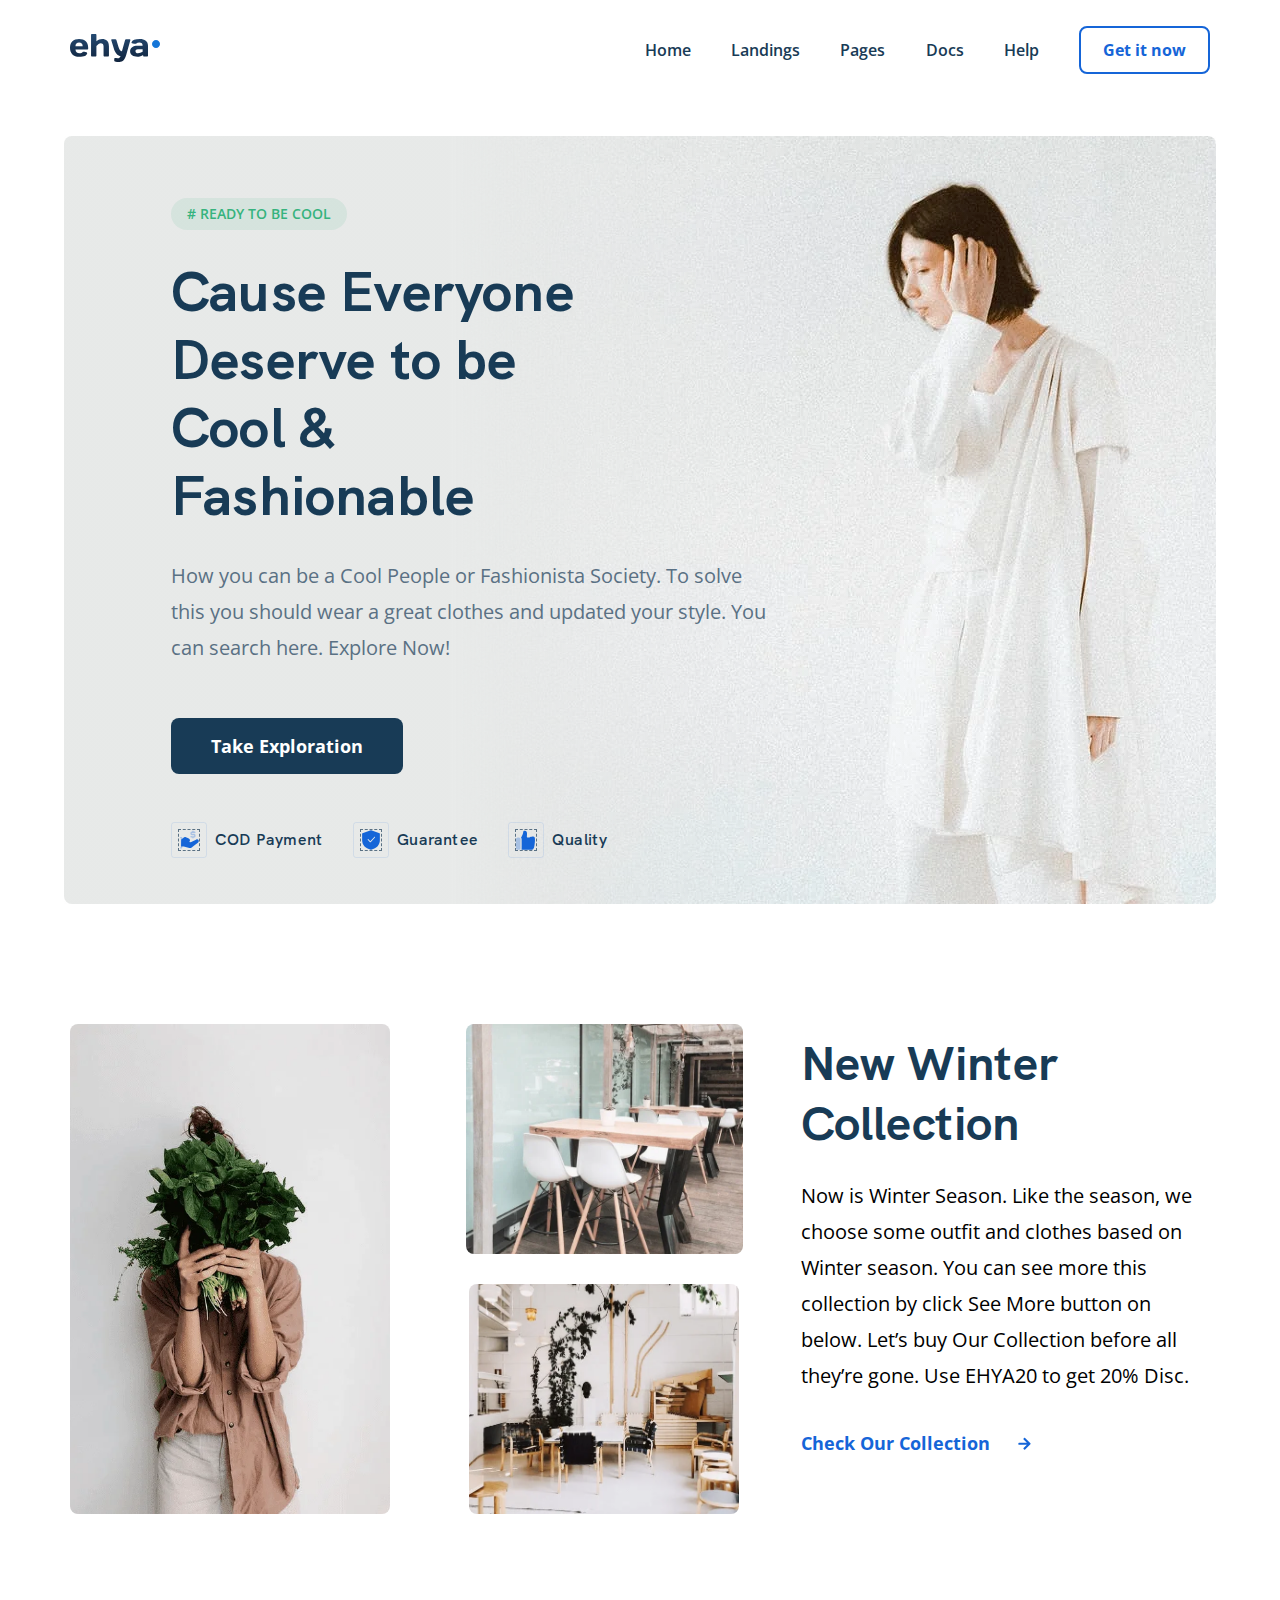
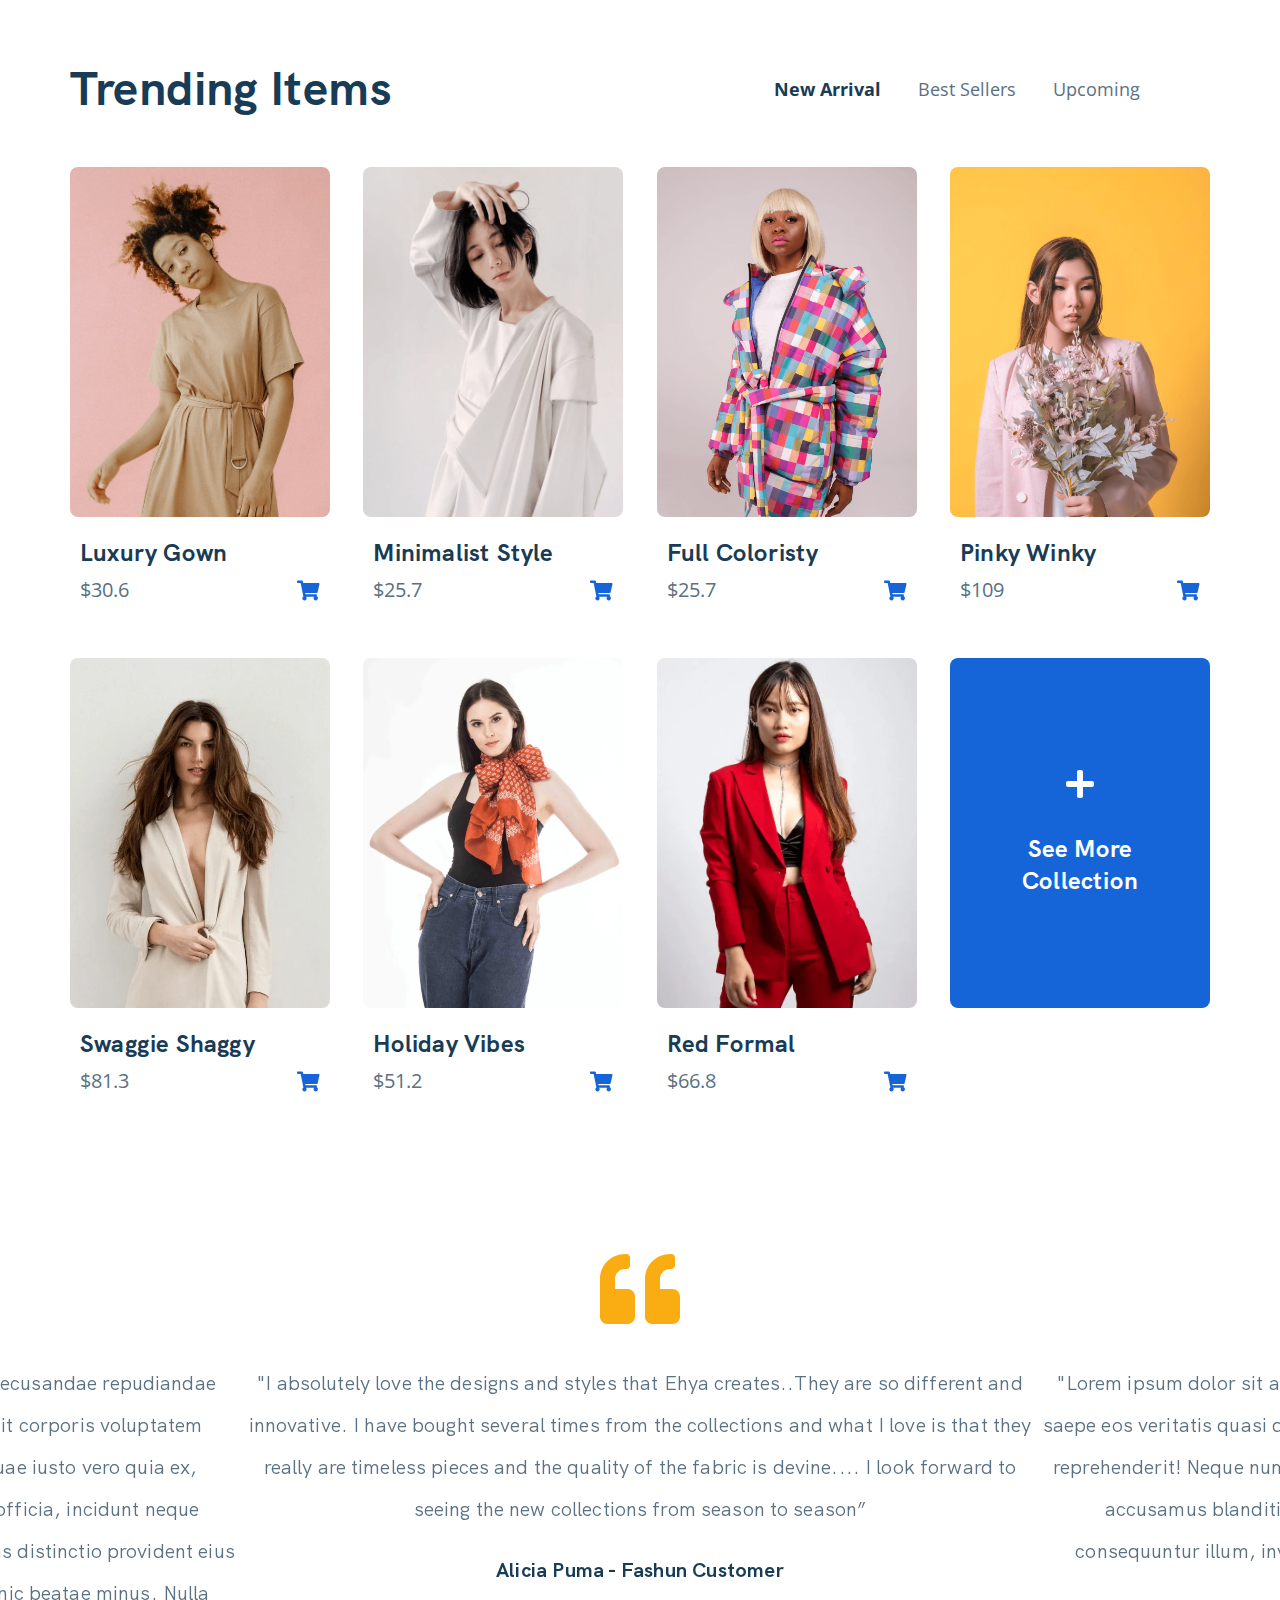
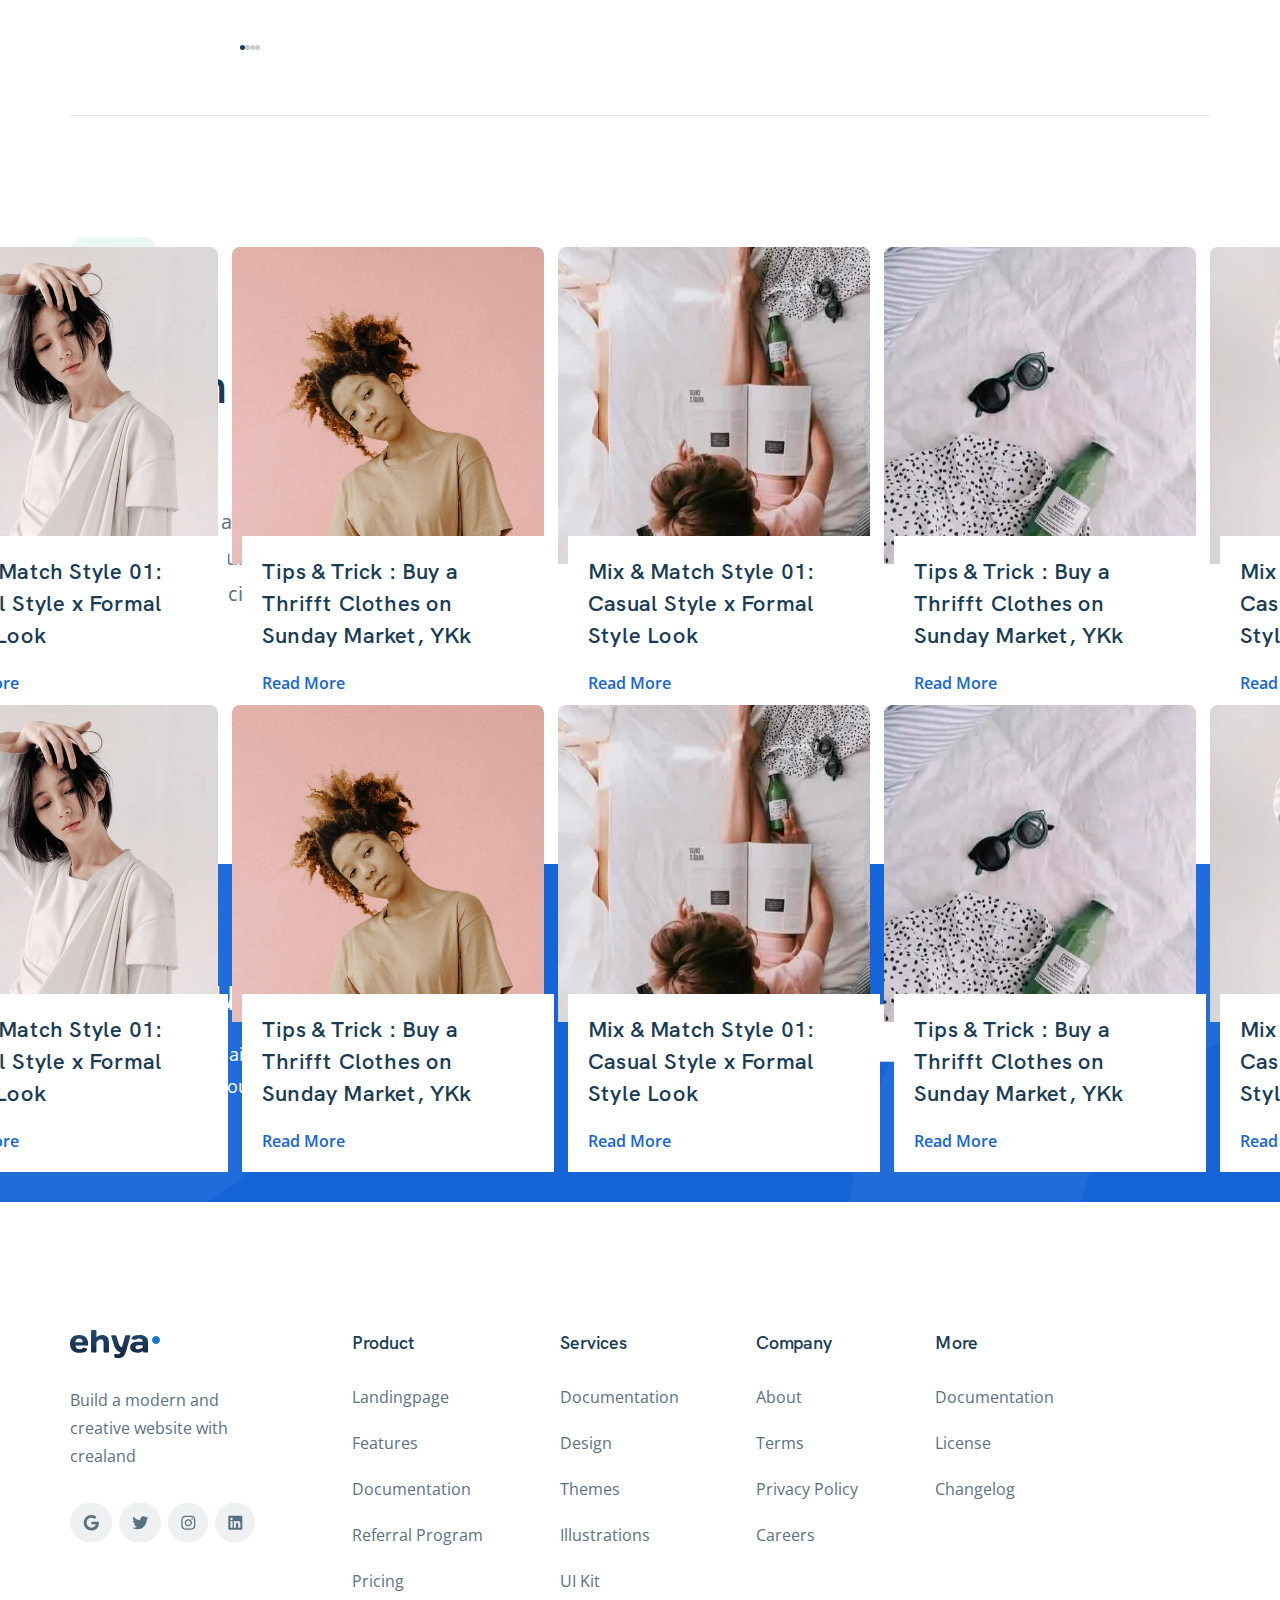
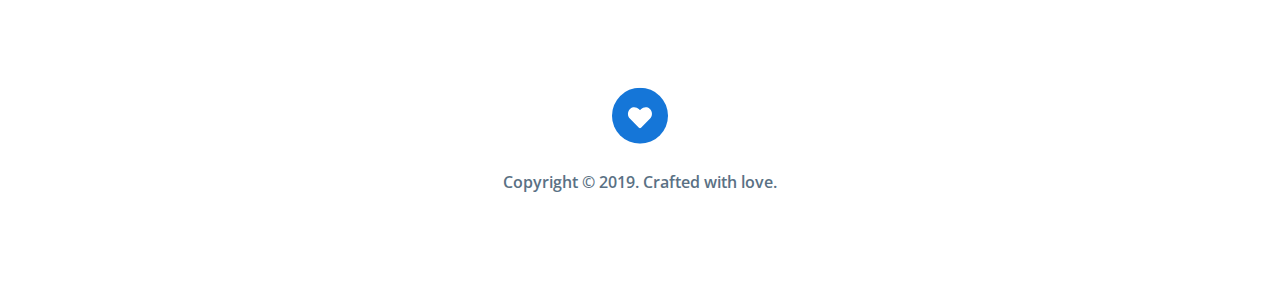
<file: index.html>
<!DOCTYPE html>
<html lang="en">

<head>

  <meta charset="UTF-8" />
  <meta name="viewport" content="width=device-width, initial-scale=1, minimum-scale=1, maximum-scale=1" />
  <meta name="msapplication-TileColor" content="#ffffff" />
  <meta name="msapplication-TileImage" content="/ms-icon-144x144.png" />
  <meta name="theme-color" content="#ffffff" />
  <title>Ehya Shop</title>
  <!-- <link rel="manifest" href="manifest.json" /> -->
  <link href="https://fonts.googleapis.com/css2?family=Open+Sans:wght@400;600;700&display=swap" rel="stylesheet" />
  <link rel="stylesheet" href="https://unpkg.com/swiper/swiper-bundle.min.css" />
  <link rel="icon" href="img/favicon.ico" type="image/x-icon" />
  <link rel="shortcut icon" href="img/favicon.ico" type="image/x-icon" />
  <link rel="apple-touch-icon" sizes="57x57" href="/apple-icon-57x57.png" />
  <link rel="apple-touch-icon" sizes="60x60" href="/apple-icon-60x60.png" />
  <link rel="icon" type="image/png" sizes="32x32" href="img/favicon-32x32.png" />
  <link rel="icon" type="image/png" sizes="16x16" href="img/favicon-16x16.png" />
  <link rel="stylesheet" href="css/style.min.css" />
</head>

<body>
  <header class="header header__mobile_fixed">
    <div class="container">
      <div class="header-menu">
        <div class="logo">
          <a href="index.html" class="logo__link"><img src="img/Logo.svg" alt="Icon: Logo" class="logo__img" /></a>
        </div>
        <!-- /.logo -->
        <ul class="header-menu__list">
          <li class="header-menu__item">
            <a href="#" class="header-menu__link">Home</a>
          </li>
          <li class="header-menu__item">
            <a href="#" class="header-menu__link">Landings</a>
          </li>
          <li class="header-menu__item">
            <a href="#" class="header-menu__link">Pages</a>
          </li>
          <li class="header-menu__item">
            <a href="#" class="header-menu__link">Docs</a>
          </li>
          <li class="header-menu__item">
            <a href="#" class="header-menu__link">Help</a>
          </li>
          <li class="header-menu__item">
            <button class="button header-menu__button">Get it now</button>
          </li>
        </ul>
        <!-- менюшка для мобилки -->
        <button class="menu-button header-menu__menu-button">
          <!-- <span class="menu-button__line"></span>
          <span class="menu-button__line"></span>
          <span class="menu-button__line"></span> -->
        </button>
      </div>
      <!-- /.header-menu -->
    </div>
    <!-- /.contaoner -->
  </header>
  <!-- /.header -->
  <section class="hero">
    <div class="hero-container">
      <div class="hero-wrapper">
        <div class="hashtag hero__hashtag"># READY TO BE COOL</div>
        <!-- /.hero__hashtag -->
        <h1 class="hero__titel">
          Cause Everyone Deserve to be Cool & Fashionable
        </h1>
        <p class="hero__text">
          How you can be a Cool People or Fashionista Society. To solve this
          you should wear a great clothes and updated your style. You can
          search here. Explore Now!
        </p>
        <button class="hero__button">Take Exploration</button>
        <div class="hero-payment">
          <div class="hero-payment__wrapper">
            <div class="hero-payment__item">
              <img src="img/Donation.svg" alt="Icon: Payment" class="hero-payment__img" />
            </div>
            <!-- /.hero-payment__item --><span class="hero-payment__text">COD Payment</span>
            <div class="hero-payment__item">
              <img src="img/Guarantee.svg" alt="Icon: Guarante" class="hero-payment__img" />
            </div>
            <!-- /.hero-payment__item -->
            <span class="hero-payment__text">Guarantee</span>
            <div class="hero-payment__item">
              <img src="img/Quality.svg" alt="Icon: Quality" class="hero-payment__img" />
            </div>
            <!-- /.hero-payment__item -->
            <span class="hero-payment__text">Quality</span>
          </div>
        </div>
        <!-- /.hero-payment -->
      </div>
      <!-- /.hero-wrapper -->
    </div>
    <!-- /.hero-container -->
  </section>
  <!-- /.hero -->
  <section class="collection">
    <div class="container">
      <div class="collection-wrapper">
        <div class="collection-block">
          <div class="collection-block__left">
            <img src="img/collection-1.webp" alt="Icon: Woman" class="collection-block__img" />
          </div>
          <!-- /.collection-images__item -->
          <div class="collection-block__right">
            <div class="collection-block__item">
              <img src="img/collection-2.webp" alt="Icon: Cafe" class="collection-block__img" />
            </div>
            <!-- /.collection-block__item -->
            <div class="collection-block__item">
              <img src="img/collection-3.webp" alt="Icon: Cafe" class="collection-block__img" />
            </div>
            <!-- /.collection-block__item -->
          </div>
          <!-- /.collection-images__item -->
        </div>
        <!-- /.collection-images__card -->
        <div class="collection-info">
          <h2 class="collection-info__titel">New Winter Collection</h2>
          <p class="collection-info__text">
            Now is Winter Season. Like the season, we choose some outfit and
            clothes based on Winter season. You can see more this collection
            by click See More button on below. Let’s buy Our Collection before
            all they’re gone. Use EHYA20 to get 20% Disc.
          </p>
          <button class="collection-info__button">
            Check Our Collection
            <img src="img/arrow-next-collection.svg" alt="" class="collection__arrow" />
          </button>
          <!-- /.collection-block__button -->
        </div>
        <!-- /.coolection-block__info -->
      </div>
      <!-- /.collection-wrapper -->
    </div>
  </section>
  <!-- /.collection -->
  <section class="trending">
    <div class="container">
      <div class="tending-wrapper">
        <div class="trending-navbar">
          <h2 class="trending__titel">Trending Items</h2>
          <nav class="trending__tabs">
            <ul class="trending__list">
              <li data-target="#newArrival" class="trending__item trending__item--active">
                New Arrival
              </li>
              <li data-target="#bestSellers" class="trending__item">
                Best Sellers
              </li>
              <li data-target="#upcoming" class="trending__item">Upcoming</li>
            </ul>
          </nav>
        </div>
        <!-- /.trending-navbar -->
        <div class="trending-ware" id="newArrival">
          <div class="trending-ware__product-cell">
            <div class="trending-ware__item">
              <img src="img/Trending-1.webp" alt="Icon: Woman" class="trending-ware__img img-1" />
            </div>
            <!-- /.trending-ware__item -->
            <h6 class="trending-ware__titel">Minimalist Style</h6>
            <div class="trending-ware__buy">
              <span class="trending-ware__price">$25.7</span>
              <img src="img/shopping-cart.svg" alt="Icon: Shopping Cart" class="trending-ware__cart" />
            </div>
            <!-- /.trending-ware__buy -->
          </div>
          <!-- /.trending__product-cell -->
          <div class="trending-ware__product-cell">
            <div class="trending-ware__item">
              <img src="img/Trending-2.webp" alt="Icon: Woman" class="trending-ware__img img-2" />
            </div>
            <!-- /.trending-ware__item -->
            <h6 class="trending-ware__titel">Luxury Gown</h6>
            <div class="trending-ware__buy">
              <span class="trending-ware__price">$30.6</span>
              <img src="img/shopping-cart.svg" alt="Icon: Shopping Cart" class="trending-ware__cart" />
            </div>
            <!-- /.trending-ware__buy -->
          </div>
          <!-- /.trending__product-cell -->
          <div class="trending-ware__product-cell">
            <div class="trending-ware__item">
              <img src="img/Trending-3.webp" alt="Icon: Woman" class="trending-ware__img img-3" />
            </div>
            <!-- /.trending-ware__item -->
            <h6 class="trending-ware__titel">Full Coloristy</h6>
            <div class="trending-ware__buy">
              <span class="trending-ware__price">$25.7</span>
              <img src="img/shopping-cart.svg" alt="Icon: Shopping Cart" class="trending-ware__cart" />
            </div>
            <!-- /.trending-ware__buy -->
          </div>
          <!-- /.trending__product-cell -->
          <div class="trending-ware__product-cell">
            <div class="trending-ware__item">
              <img src="img/Trending-4.webp" alt="Icon: Woman" class="trending-ware__img img-4" />
            </div>
            <!-- /.trending-ware__item -->

            <h6 class="trending-ware__titel">Pinky Winky</h6>
            <div class="trending-ware__buy">
              <span class="trending-ware__price">$109</span>
              <img src="img/shopping-cart.svg" alt="Icon: Shopping Cart" class="trending-ware__cart" />
            </div>
            <!-- /.trending-ware__buy -->
          </div>
          <!-- /.trending__product-cell -->
          <div class="trending-ware__product-cell">
            <div class="trending-ware__item">
              <img src="img/Trending-5.webp" alt="Icon: Woman" class="trending-ware__img img-5" />
              <!-- /.trending-ware__item -->
            </div>
            <h6 class="trending-ware__titel">Holiday Vibes</h6>
            <div class="trending-ware__buy">
              <span class="trending-ware__price">$51.2</span>
              <img src="img/shopping-cart.svg" alt="Icon: Shopping Cart" class="trending-ware__cart" />
            </div>
            <!-- /.trending-ware__buy -->
          </div>
          <!-- /.trending__product-cell -->
          <div class="trending-ware__product-cell">
            <div class="trending-ware__item">
              <img src="img/Trending-6.webp" alt="Icon: Woman" class="trending-ware__img img-6" />
              <!-- /.trending-ware__item -->
            </div>
            <h6 class="trending-ware__titel">Swaggie Shaggy</h6>
            <div class="trending-ware__buy">
              <span class="trending-ware__price">$81.3</span>
              <img src="img/shopping-cart.svg" alt="Icon: Shopping Cart" class="trending-ware__cart" />
            </div>
            <!-- /.trending-ware__buy -->
          </div>
          <!-- /.trending__product-cell -->
          <div class="trending-ware__product-cell">
            <div class="trending-ware__item">
              <img src="img/Trending-7.webp" alt="Icon: Woman" class="trending-ware__img img-7" />
            </div>
            <!-- /.trending-ware__item -->
            <h6 class="trending-ware__titel">Red Formal</h6>
            <div class="trending-ware__buy">
              <span class="trending-ware__price">$66.8</span>
              <img src="img/shopping-cart.svg" alt="Icon: Shopping Cart" class="trending-ware__cart" />
            </div>
            <!-- /.trending-ware__buy -->
          </div>
          <!-- /.trending__product-cell -->
          <div class="trending-ware__product-cell trending-ware__product-cell_hidden">
            <div class="trending-ware__item">
              <img src="img/Trending-7.webp" alt="Icon: Woman" class="trending-ware__img img-7" />
            </div>
            <!-- /.trending-ware__item -->
            <h6 class="trending-ware__titel">Red Formal</h6>
            <div class="trending-ware__buy">
              <span class="trending-ware__price">$66.8</span>
              <img src="img/shopping-cart.svg" alt="Icon: Shopping Cart" class="trending-ware__cart" />
            </div>
            <!-- /.trending-ware__buy -->
          </div>
          <!-- /.trending__product-cell -->
          <div class="trending-ware__product-cell">
            <div class="trending-ware__wrapper">
              <div class="trending-ware__see-more">
                <a class="trending-ware__button">
                  <img src="img/plus.svg" alt="Icon: plus" class="trending-ware__plus" />
                  <span class="trending-ware__text">See More Collection</span>
                </a>
              </div>
              <!-- /.trending-ware__see-more -->
            </div>
            <!-- /.trending-ware__wrapper -->
          </div>
          <!-- /.trending__product-cell -->
        </div>
        <!-- /.trending-ware -->
        <div class="trending-ware trending-ware--active" id="bestSellers">
          <div class="trending-ware__product-cell">
            <div class="trending-ware__item">
              <img src="img/Trending-2.webp" alt="Icon: Woman" class="trending-ware__img img-2" />
            </div>
            <!-- /.trending-ware__item -->
            <h6 class="trending-ware__titel">Luxury Gown</h6>
            <div class="trending-ware__buy">
              <span class="trending-ware__price">$30.6</span>
              <img src="img/shopping-cart.svg" alt="Icon: Shopping Cart" class="trending-ware__cart" />
            </div>
            <!-- /.trending-ware__buy -->
          </div>
          <!-- /.trending__product-cell -->
          <div class="trending-ware__product-cell">
            <div class="trending-ware__item">
              <img src="img/Trending-1.webp" alt="Icon: Woman" class="trending-ware__img img-1" />
            </div>
            <!-- /.trending-ware__item -->
            <h6 class="trending-ware__titel">Minimalist Style</h6>
            <div class="trending-ware__buy">
              <span class="trending-ware__price">$25.7</span>
              <img src="img/shopping-cart.svg" alt="Icon: Shopping Cart" class="trending-ware__cart" />
            </div>
            <!-- /.trending-ware__buy -->
          </div>
          <!-- /.trending__product-cell -->
          <div class="trending-ware__product-cell">
            <div class="trending-ware__item">
              <img src="img/Trending-3.webp" alt="Icon: Woman" class="trending-ware__img img-3" />
            </div>
            <!-- /.trending-ware__item -->
            <h6 class="trending-ware__titel">Full Coloristy</h6>
            <div class="trending-ware__buy">
              <span class="trending-ware__price">$25.7</span>
              <img src="img/shopping-cart.svg" alt="Icon: Shopping Cart" class="trending-ware__cart" />
            </div>
            <!-- /.trending-ware__buy -->
          </div>
          <!-- /.trending__product-cell -->
          <div class="trending-ware__product-cell">
            <div class="trending-ware__item">
              <img src="img/Trending-4.webp" alt="Icon: Woman" class="trending-ware__img img-4" />
            </div>
            <!-- /.trending-ware__item -->

            <h6 class="trending-ware__titel">Pinky Winky</h6>
            <div class="trending-ware__buy">
              <span class="trending-ware__price">$109</span>
              <img src="img/shopping-cart.svg" alt="Icon: Shopping Cart" class="trending-ware__cart" />
            </div>
            <!-- /.trending-ware__buy -->
          </div>
          <!-- /.trending__product-cell -->

          <div class="trending-ware__product-cell">
            <div class="trending-ware__item">
              <img src="img/Trending-6.webp" alt="Icon: Woman" class="trending-ware__img img-6" />
              <!-- /.trending-ware__item -->
            </div>
            <h6 class="trending-ware__titel">Swaggie Shaggy</h6>
            <div class="trending-ware__buy">
              <span class="trending-ware__price">$81.3</span>
              <img src="img/shopping-cart.svg" alt="Icon: Shopping Cart" class="trending-ware__cart" />
            </div>
            <!-- /.trending-ware__buy -->
          </div>
          <!-- /.trending__product-cell -->
          <div class="trending-ware__product-cell">
            <div class="trending-ware__item">
              <img src="img/Trending-5.webp" alt="Icon: Woman" class="trending-ware__img img-5" />
              <!-- /.trending-ware__item -->
            </div>
            <h6 class="trending-ware__titel">Holiday Vibes</h6>
            <div class="trending-ware__buy">
              <span class="trending-ware__price">$51.2</span>
              <img src="img/shopping-cart.svg" alt="Icon: Shopping Cart" class="trending-ware__cart" />
            </div>
            <!-- /.trending-ware__buy -->
          </div>
          <!-- /.trending__product-cell -->
          <div class="trending-ware__product-cell">
            <div class="trending-ware__item">
              <img src="img/Trending-7.webp" alt="Icon: Woman" class="trending-ware__img img-7" />
            </div>
            <!-- /.trending-ware__item -->
            <h6 class="trending-ware__titel">Red Formal</h6>
            <div class="trending-ware__buy">
              <span class="trending-ware__price">$66.8</span>
              <img src="img/shopping-cart.svg" alt="Icon: Shopping Cart" class="trending-ware__cart" />
            </div>
            <!-- /.trending-ware__buy -->
          </div>
          <!-- /.trending__product-cell -->
          <div class="trending-ware__product-cell trending-ware__product-cell_hidden">
            <div class="trending-ware__item">
              <img src="img/Trending-7.webp" alt="Icon: Woman" class="trending-ware__img img-7" />
            </div>
            <!-- /.trending-ware__item -->
            <h6 class="trending-ware__titel">Red Formal</h6>
            <div class="trending-ware__buy">
              <span class="trending-ware__price">$66.8</span>
              <img src="img/shopping-cart.svg" alt="Icon: Shopping Cart" class="trending-ware__cart" />
            </div>
            <!-- /.trending-ware__buy -->
          </div>
          <!-- /.trending__product-cell -->
          <div class="trending-ware__product-cell">
            <div class="trending-ware__wrapper">
              <div class="trending-ware__see-more">
                <button class="trending-ware__button">
                  <img src="img/plus.svg" alt="Icon: plus" class="trending-ware__plus" />
                  <span class="trending-ware__text">See More Collection</span>
                </button>
              </div>
              <!-- /.trending-ware__see-more -->
            </div>
            <!-- /.trending-ware__wrapper -->
          </div>
          <!-- /.trending__product-cell -->
        </div>
        <!-- /.trending-ware -->
        <div class="trending-ware" id="upcoming">
          <div class="trending-ware__product-cell">
            <div class="trending-ware__item">
              <img src="img/Trending-4.webp" alt="Icon: Woman" class="trending-ware__img img-4" />
            </div>
            <!-- /.trending-ware__item -->

            <h6 class="trending-ware__titel">Pinky Winky</h6>
            <div class="trending-ware__buy">
              <span class="trending-ware__price">$109</span>
              <img src="img/shopping-cart.svg" alt="Icon: Shopping Cart" class="trending-ware__cart" />
            </div>
            <!-- /.trending-ware__buy -->
          </div>
          <!-- /.trending__product-cell -->
          <div class="trending-ware__product-cell">
            <div class="trending-ware__item">
              <img src="img/Trending-2.webp" alt="Icon: Woman" class="trending-ware__img img-2" />
            </div>
            <!-- /.trending-ware__item -->
            <h6 class="trending-ware__titel">Luxury Gown</h6>
            <div class="trending-ware__buy">
              <span class="trending-ware__price">$30.6</span>
              <img src="img/shopping-cart.svg" alt="Icon: Shopping Cart" class="trending-ware__cart" />
            </div>
            <!-- /.trending-ware__buy -->
          </div>
          <!-- /.trending__product-cell -->
          <div class="trending-ware__product-cell">
            <div class="trending-ware__item">
              <img src="img/Trending-6.webp" alt="Icon: Woman" class="trending-ware__img img-6" />
              <!-- /.trending-ware__item -->
            </div>
            <h6 class="trending-ware__titel">Swaggie Shaggy</h6>
            <div class="trending-ware__buy">
              <span class="trending-ware__price">$81.3</span>
              <img src="img/shopping-cart.svg" alt="Icon: Shopping Cart" class="trending-ware__cart" />
            </div>
            <!-- /.trending-ware__buy -->
          </div>
          <!-- /.trending__product-cell -->
          <div class="trending-ware__product-cell">
            <div class="trending-ware__item">
              <img src="img/Trending-1.webp" alt="Icon: Woman" class="trending-ware__img img-1" />
            </div>
            <!-- /.trending-ware__item -->
            <h6 class="trending-ware__titel">Minimalist Style</h6>
            <div class="trending-ware__buy">
              <span class="trending-ware__price">$25.7</span>
              <img src="img/shopping-cart.svg" alt="Icon: Shopping Cart" class="trending-ware__cart" />
            </div>
            <!-- /.trending-ware__buy -->
          </div>
          <!-- /.trending__product-cell -->
          <div class="trending-ware__product-cell">
            <div class="trending-ware__item">
              <img src="img/Trending-3.webp" alt="Icon: Woman" class="trending-ware__img img-3" />
            </div>
            <!-- /.trending-ware__item -->
            <h6 class="trending-ware__titel">Full Coloristy</h6>
            <div class="trending-ware__buy">
              <span class="trending-ware__price">$25.7</span>
              <img src="img/shopping-cart.svg" alt="Icon: Shopping Cart" class="trending-ware__cart" />
            </div>
            <!-- /.trending-ware__buy -->
          </div>
          <!-- /.trending__product-cell -->
          <div class="trending-ware__product-cell">
            <div class="trending-ware__item">
              <img src="img/Trending-5.webp" alt="Icon: Woman" class="trending-ware__img img-5" />
              <!-- /.trending-ware__item -->
            </div>
            <h6 class="trending-ware__titel">Holiday Vibes</h6>
            <div class="trending-ware__buy">
              <span class="trending-ware__price">$51.2</span>
              <img src="img/shopping-cart.svg" alt="Icon: Shopping Cart" class="trending-ware__cart" />
            </div>
            <!-- /.trending-ware__buy -->
          </div>
          <!-- /.trending__product-cell -->
          <div class="trending-ware__product-cell">
            <div class="trending-ware__item">
              <img src="img/Trending-7.webp" alt="Icon: Woman" class="trending-ware__img img-7" />
            </div>
            <!-- /.trending-ware__item -->
            <h6 class="trending-ware__titel">Red Formal</h6>
            <div class="trending-ware__buy">
              <span class="trending-ware__price">$66.8</span>
              <img src="img/shopping-cart.svg" alt="Icon: Shopping Cart" class="trending-ware__cart" />
            </div>
            <!-- /.trending-ware__buy -->
          </div>
          <!-- /.trending__product-cell -->
          <div class="trending-ware__product-cell trending-ware__product-cell_hidden">
            <div class="trending-ware__item">
              <img src="img/Trending-7.webp" alt="Icon: Woman" class="trending-ware__img img-7" />
            </div>
            <!-- /.trending-ware__item -->
            <h6 class="trending-ware__titel">Red Formal</h6>
            <div class="trending-ware__buy">
              <span class="trending-ware__price">$66.8</span>
              <img src="img/shopping-cart.svg" alt="Icon: Shopping Cart" class="trending-ware__cart" />
            </div>
            <!-- /.trending-ware__buy -->
          </div>
          <!-- /.trending__product-cell -->
          <div class="trending-ware__product-cell">
            <div class="trending-ware__wrapper">
              <div class="trending-ware__see-more">
                <a href="#" class="trending-ware__button">
                  <img src="img/plus.svg" alt="Icon: plus" class="trending-ware__plus" />
                  <span class="trending-ware__text">See More Collection</span>
                  <!-- /.trending-ware__link -->
                </a>
              </div>
              <!-- /.trending-ware__see-more -->
            </div>
            <!-- /.trending-ware__wrapper -->
          </div>
          <!-- /.trending__product-cell -->
        </div>
        <!-- /.trending-ware -->
      </div>
      <!-- /.tending-wrapper -->
    </div>
    <!-- /.container -->
  </section>
  <!-- /.trending -->
  <section class="testimonial">
    <div class="container">
      <div class="swiper-container testimonial-slider">
        <div class="swiper-wrapper">
          <div class="swiper-slide">
            <div class="testimonial-slider__item">
              <div class="testimonial__item">
                <img src="img/quote-left.svg" alt="Icon: Quote Left" class="testimonial__quote" />
              </div>
              <p class="testimonial__text">
                "I absolutely love the designs and styles that Ehya
                creates..They are so different and innovative. I have bought
                several times from the collections and what I love is that
                they really are timeless pieces and the quality of the fabric
                is devine.... I look forward to seeing the new collections
                from season to season”
              </p>
              <h6 class="testimonial__titel">
                <span class="testimonial__titel_hidden">-</span>
                Alicia Puma - Fashun Customer
              </h6>
            </div>
            <!-- /.testimonial-slider__item -->
          </div>
          <!-- /.swiper-slide -->
          <div class="swiper-slide">
            <div class="testimonial-slider__item">
              <div class="testimonial__item">
                <img src="img/quote-left.svg" alt="Icon: Quote Left" class="testimonial__quote" />
              </div>
              <p class="testimonial__text">
                "Lorem ipsum dolor sit amet consectetur adipisicing elit.
                Explicabo tenetur commodi saepe eos veritatis quasi dolore,
                sapiente blanditiis rerum, quam voluptate quae, magni
                reprehenderit! Neque numquam voluptatem iure temporibus quos
                nisi possimus. Velit accusamus blanditiis nobis, iusto
                corporis debitis possimus, minima alias consequuntur illum,
                inventore illo in corrupti et qui? Ab, sit laborum eligendi
                nihil delectus quae sint dolores!”
              </p>
              <h6 class="testimonial__titel">
                Alicia Puma - Fashun Customer
              </h6>
            </div>
            <!-- /.testimonial-slider__item -->
          </div>
          <!-- /.swiper-slide -->
          <div class="swiper-slide">
            <div class="testimonial-slider__item">
              <div class="testimonial__item">
                <img src="img/quote-left.svg" alt="Icon: Quote Left" class="testimonial__quote" />
              </div>
              <p class="testimonial__text">
                "Lorem ipsum dolor sit amet consectetur adipisicing elit.
                Odit, expedita fugiat eum, quidem distinctio voluptates
                officiis vel consequatur explicabo facilis aliquid. Pariatur
                nulla optio numquam mollitia? Quae vero libero perferendis
                maxime ullam qui, ab, excepturi sed officiis error, nesciunt
                quibusdam.”
              </p>
              <h6 class="testimonial__titel">
                Alicia Puma - Fashun Customer
              </h6>
            </div>
            <!-- /.testimonial-slider__item -->
          </div>
          <!-- /.swiper-slide -->
          <div class="swiper-slide">
            <div class="testimonial-slider__item">
              <div class="testimonial__item">
                <img src="img/quote-left.svg" alt="Icon: Quote Left" class="testimonial__quote" />
              </div>
              <p class="testimonial__text">
                "Lorem, ipsum dolor sit amet consectetur adipisicing elit.
                Recusandae repudiandae voluptatum temporibus, dolorem, et
                labore est nisi suscipit corporis voluptatem voluptate quos
                ipsa aliquid, qui aperiam. Veritatis iure quae iusto vero quia
                ex, asperiores voluptate nobis, voluptatem dolores natus ea
                officia, incidunt neque voluptatum pariatur ratione eligendi
                maiores aspernatur. Quas distinctio provident eius eligendi,
                eos iste est ducimus ut voluptatum nisi amet sed hic beatae
                minus. Nulla dignissimos ea a impedit?”
              </p>
              <h6 class="testimonial__titel">
                Alicia Puma - Fashun Customer
              </h6>
            </div>
            <!-- /.testimonial-slider__item -->
          </div>
          <!-- /.swiper-slide -->
        </div>
        <!-- /.swiper-wrapper -->
        <div class="swiper-pagination"></div>
      </div>
      <!-- /.swiper-container testimonial-slider -->
    </div>
    <!-- /.container -->
  </section>
  <!-- /.testimonial -->
  <section class="stories">
    <div class="container">
      <div class="stories-wrapper">
        <div class="stories-info">
          <div class="hashtag stories__hashtag">STORIES</div>
          <!-- /.hero__hashtag -->
          <h2 class="stories-info__titel">This is Fashun Story</h2>
          <p class="stories-info__text">
            Check our story about fashion for reference and your style.
            Written by our designer and specialist.
          </p>
        </div>
        <!-- /.stories-info -->
        <div class="swiper-container stories-slide stories__slide">
          <div class="swiper-wrapper">
            <!-- Slides -->
            <div class="swiper-slide stories-slide__card">
              <div class="stories-slide__wrapper">
                <div class="stories-slide__item">
                  <img src="img/stories-1.webp" alt="" class="stories-slide__img" />
                </div>
                <!-- /.stories-slider__item -->
                <div class="stories-slide__info">
                  <h4 class="stories-slide__titel">
                    Mix & Match Style 01: Casual Style x Formal Style Look
                  </h4>
                  <a href="#" class="stories-slide__link">Read More</a>
                </div>
                <!-- /.stories-slider__info -->
              </div>
              <!-- /.stories-slider__wrapper -->
              <div class="stories-slide__wrapper">
                <div class="stories-slide__item">
                  <img src="img/stories-1.webp" alt="" class="stories-slide__img" />
                </div>
                <!-- /.stories-slider__item -->
                <div class="stories-slide__info">
                  <h4 class="stories-slide__titel">
                    Mix & Match Style 01: Casual Style x Formal Style Look
                  </h4>
                  <a href="#" class="stories-slide__link">Read More</a>
                </div>
                <!-- /.stories-slider__info -->
              </div>
              <!-- /.stories-slider__wrapper -->
            </div>
            <!-- /.swipe-slide -->
            <div class="swiper-slide stories-slide__card">
              <div class="stories-slide__wrapper">
                <div class="stories-slide__item">
                  <img src="img/stories-2.webp" alt="" class="stories-slide__img" />
                </div>
                <!-- /.stories-slider__item -->
                <div class="stories-slide__info">
                  <h4 class="stories-slide__titel">
                    Tips & Trick : Buy a Thrifft Clothes on Sunday Market, YKk
                  </h4>
                  <a href="#" class="stories-slide__link">Read More</a>
                </div>
                <!-- /.stories-slider__info -->
              </div>
              <!-- /.stories-slider__wrapper -->
              <div class="stories-slide__wrapper">
                <div class="stories-slide__item">
                  <img src="img/stories-2.webp" alt="" class="stories-slide__img" />
                </div>
                <!-- /.stories-slider__item -->
                <div class="stories-slide__info">
                  <h4 class="stories-slide__titel">
                    Tips & Trick : Buy a Thrifft Clothes on Sunday Market, YKk
                  </h4>
                  <a href="#" class="stories-slide__link">Read More</a>
                </div>
                <!-- /.stories-slider__info -->
              </div>
              <!-- /.stories-slider__wrapper -->
            </div>
            <!-- /.swipe-slide -->
            <div class="swiper-slide stories-slide__card">
              <div class="stories-slide__wrapper">
                <div class="stories-slide__item">
                  <img src="img/Trending-1.webp" alt="" class="stories-slide__img" />
                </div>
                <!-- /.stories-slider__item -->
                <div class="stories-slide__info">
                  <h4 class="stories-slide__titel">
                    Mix & Match Style 01: Casual Style x Formal Style Look
                  </h4>
                  <a href="#" class="stories-slide__link">Read More</a>
                </div>
                <!-- /.stories-slider__info -->
              </div>
              <!-- /.stories-slider__wrapper -->
              <div class="stories-slide__wrapper">
                <div class="stories-slide__item">
                  <img src="img/Trending-1.webp" alt="" class="stories-slide__img" />
                </div>
                <!-- /.stories-slider__item -->
                <div class="stories-slide__info">
                  <h4 class="stories-slide__titel">
                    Mix & Match Style 01: Casual Style x Formal Style Look
                  </h4>
                  <a href="#" class="stories-slide__link">Read More</a>
                </div>
                <!-- /.stories-slider__info -->
              </div>
              <!-- /.stories-slider__wrapper -->
            </div>
            <!-- /.swipe-slide -->
            <div class="swiper-slide stories-slide__card">
              <div class="stories-slide__wrapper">
                <div class="stories-slide__item">
                  <img src="img/Trending-2.webp" alt="" class="stories-slide__img" />
                </div>
                <!-- /.stories-slider__item -->
                <div class="stories-slide__info">
                  <h4 class="stories-slide__titel">
                    Tips & Trick : Buy a Thrifft Clothes on Sunday Market, YKk
                  </h4>
                  <a href="#" class="stories-slide__link">Read More</a>
                </div>
                <!-- /.stories-slider__info -->
              </div>
              <!-- /.stories-slider__wrapper -->
              <div class="stories-slide__wrapper">
                <div class="stories-slide__item">
                  <img src="img/Trending-2.webp" alt="" class="stories-slide__img" />
                </div>
                <!-- /.stories-slider__item -->
                <div class="stories-slide__info">
                  <h4 class="stories-slide__titel">
                    Tips & Trick : Buy a Thrifft Clothes on Sunday Market, YKk
                  </h4>
                  <a href="#" class="stories-slide__link">Read More</a>
                </div>
                <!-- /.stories-slider__info -->
              </div>
              <!-- /.stories-slider__wrapper -->
            </div>
            <!-- /.swipe-slide -->
          </div>
          <!-- /.swiper-wrapper -->
        </div>
        <!-- /.swiper-container -->
        <button id="prev" class="stories__button stories__button--prev stories__button-active_prev"></button>
        <button id="next" class="stories__button stories__button--next stories__button-active_next"></button>
      </div>
      <!-- /.stories-wrapper -->
    </div>
    <!-- /.container -->
  </section>
  <!-- /.stories -->
  <div class="newsletter">
    <div class="newsletter__bg_1"></div>
    <div class="newsletter__bg_2"></div>
    <div class="container">
      <div class="newsletter__wrapper">
        <div class="newsletter-info">
          <h2 class="newsletter-info__titel">Join Our Newsletter</h2>
          <p class="newsletter-info__text">
            Just insert your email into the field below. And you will get the
            updates about fashion & styles from us.
          </p>
        </div>
        <!-- /.newsletter-info -->
        <form action="send.php" method="POST" class="subscribe newsletter__subscribe form">
          <div class="newsletter__subscribe-wrapper subscribe__wrapper_input">
            <input type="email" class="subscribe__input" placeholder="Your Email" name="email" required />
          </div>
          <!-- /.modal__wrapper -->

          <button class="subscribe__button">Subscribe</button>
        </form>
        <!-- /.search -->
      </div>
      <!-- /.newsletter__wrapper -->
    </div>
    <!-- /.container -->
  </div>
  <!-- /.newsletter -->
  <footer class="footer">
    <div class="container">
      <div class="footer-wrapper">
        <div class="footer-info">
          <a href="index.html" class="footer-info__link"><img src="img/Logo.svg" alt="Icon: Logo Ehya"
              class="footer-info__logo" /></a>

          <p class="footer-info__text">
            Build a modern and creative website with crealand
          </p>
          <div class="footer-info__social">
            <div class="footer-info__icon">
              <a target="_blank" href="https://www.google.com/" class="footer-info__icon-link"><img src="img/google.svg"
                  alt="Icon: Goggle" class="footer-info__google" /></a>
            </div>
            <div class="footer-info__icon">
              <a target="_blank" href="https://twitter.com" class="footer-info__icon-link"><img src="img/twitter.svg"
                  alt="Icon^ Twitter" class="footer-info__twitter" /></a>
            </div>
            <div class="footer-info__icon">
              <a target="_blank" href="https://www.instagram.com" class="footer-info__icon-link"><img
                  src="img/instagram.svg" alt="Icon: Instagram" class="footer-info__instagram" /></a>
            </div>
            <div class="footer-info__icon">
              <a target="_blank" href="https://ru.linkedin.com/" class="footer-info__icon-link"><img src="img/in.svg"
                  alt="Icon: Linkedin" class="footer-info__in" /></a>
            </div>
          </div>
          <!-- /.footer-info__social -->
        </div>
        <!-- /.footer-info -->
        <div class="footer-blocks">
          <div class="footer-produckt">
            <h2 class="footer__titel">Product</h2>
            <ul class="footer__list">
              <li class="footer__item">
                <a href="" class="footer__link">Landingpage</a>
              </li>
              <li class="footer__item">
                <a href="" class="footer__link">Features</a>
              </li>
              <li class="footer__item">
                <a href="" class="footer__link">Documentation</a>
              </li>
              <li class="footer__item">
                <a href="" class="footer__link">Referral Program</a>
              </li>
              <li class="footer__item">
                <a href="" class="footer__link">Pricing</a>
              </li>
            </ul>
          </div>
          <!-- /.footer-produckt -->
          <div class="footer-services">
            <h2 class="footer__titel">Services</h2>
            <ul class="footer__list">
              <li class="footer__item">
                <a href="#" class="footer__link">Documentation</a>
              </li>
              <li class="footer__item">
                <a href="#" class="footer__link">Design</a>
              </li>
              <li class="footer__item">
                <a href="#" class="footer__link">Themes</a>
              </li>
              <li class="footer__item">
                <a href="#" class="footer__link">Illustrations</a>
              </li>
              <li class="footer__item">
                <a href="#" class="footer__link">UI Kit</a>
              </li>
            </ul>
            <a href="#" class="footer__link"></a>
          </div>
          <!-- /.footer-services -->
          <div class="footer-company">
            <h2 class="footer__titel">Company</h2>
            <ul class="footer__list">
              <li class="footer__item">
                <a href="#" class="footer__link">About</a>
              </li>
              <li class="footer__item">
                <a href="#" class="footer__link">Terms</a>
              </li>
              <li class="footer__item">
                <a href="#" class="footer__link">Privacy Policy</a>
              </li>
              <li class="footer__item">
                <a href="#" class="footer__link">Careers</a>
              </li>
            </ul>
          </div>
          <!-- /.footer-company -->
          <div class="footer-more">
            <h2 class="footer__titel">more</h2>
            <ul class="footer__list">
              <li class="footer__item">
                <a href="#" class="footer__link">Documentation</a>
              </li>
              <li class="footer__item">
                <a href="#" class="footer__link">License</a>
              </li>
              <li class="footer__item">
                <a href="#" class="footer__link">Changelog</a>
              </li>
            </ul>
          </div>
          <!-- /.footer-company -->
        </div>
        <!-- /.footer-blocks -->
      </div>
      <!-- /.footer-wrapper -->
      <div class="footer-bottom">
        <div class="footer-bottom__img">
          <img src="img/Heart.svg" alt="Icon: heart" class="footer-bottom__heart" />
        </div>
        <span class="footer-bottom__info">Copyright © 2019. Crafted with love.</span>
      </div>
      <!-- /.footer-bottom -->
    </div>
    <!-- /.container -->
  </footer>
  <!-- /.footer -->
  <script rel="dns-prefetch" src="https://code.jquery.com/jquery-3.5.1.min.js"
    integrity="sha256-9/aliU8dGd2tb6OSsuzixeV4y/faTqgFtohetphbbj0=" crossorigin="anonymous"></script>
  <script src="js/jquery.validate.min.js"></script>
  <script rel="dns-prefetch" src="js/swiper-bundle.min.js"></script>
  <script src="js/main.min.js"></script>
</body>

</html>
</file>
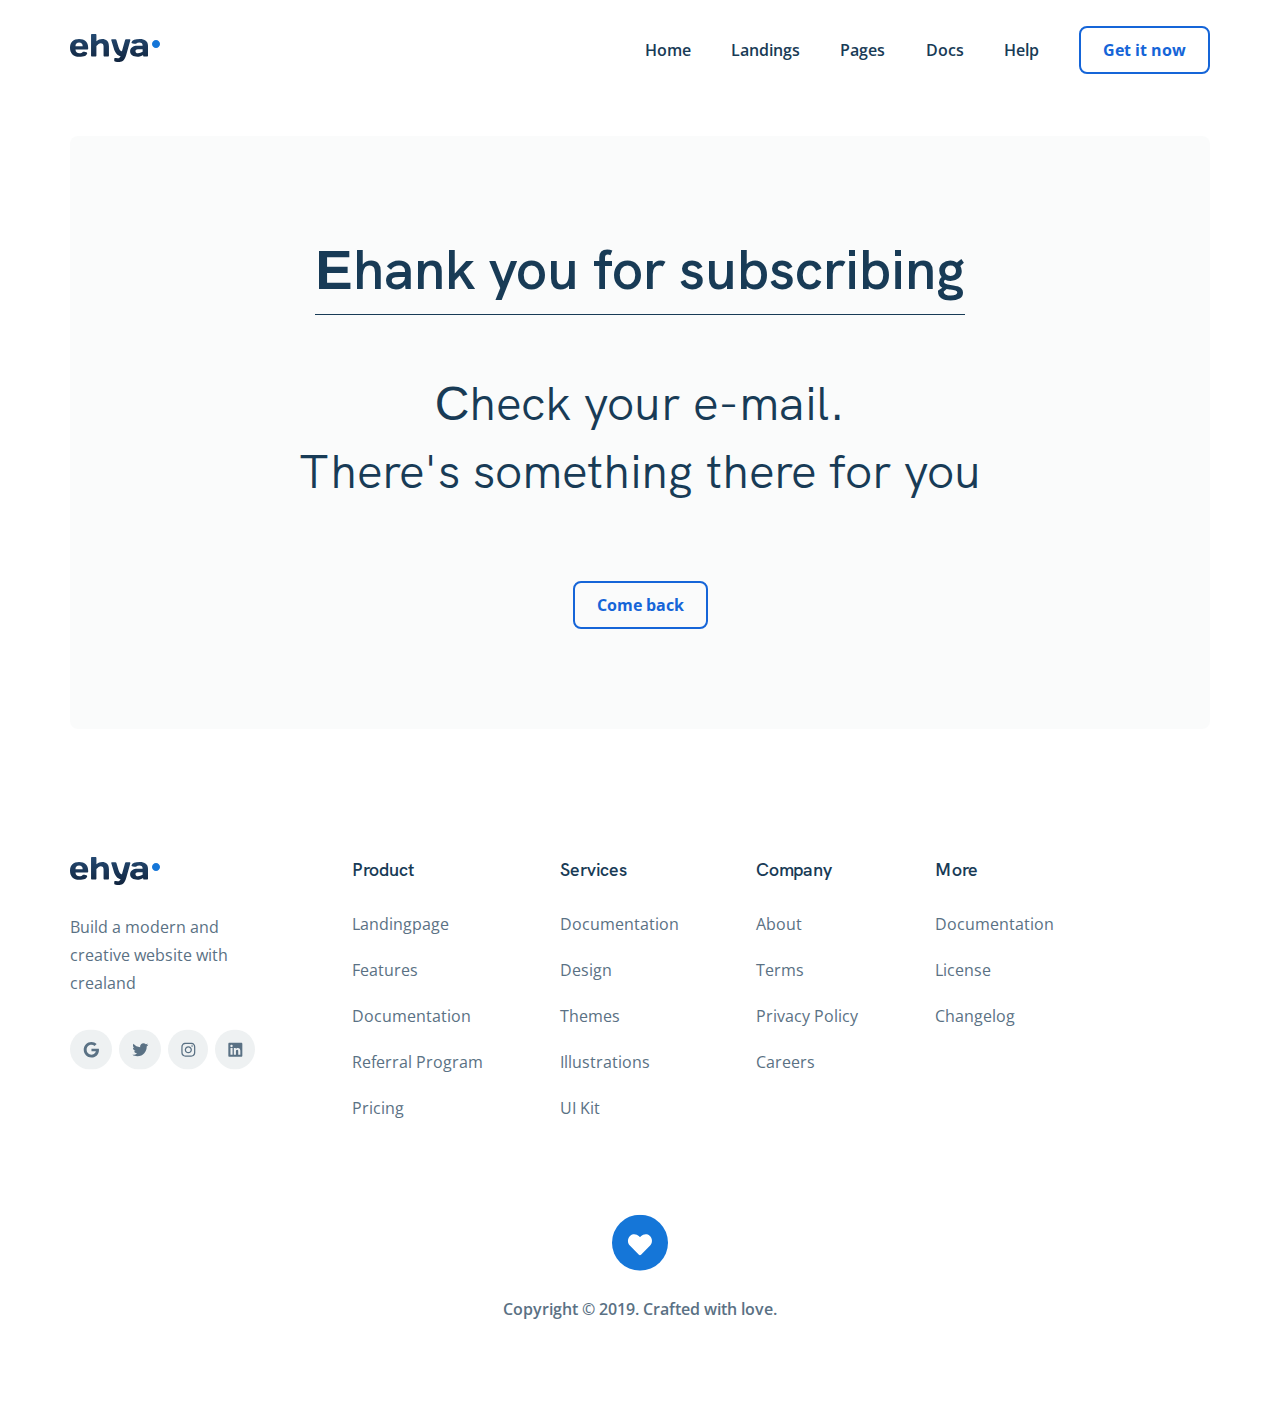
<file: thakks.html>
<!DOCTYPE html>
<html lang="en">

<head>
  <meta charset="UTF-8" />
  <meta name="viewport" content="width=device-width, initial-scale=1, minimum-scale=1, maximum-scale=1" />
  <title>Ehya Shop</title>
  <link href="https://fonts.googleapis.com/css2?family=Open+Sans:wght@400;600;700&display=swap" rel="stylesheet" />
  <link rel="stylesheet" href="https://unpkg.com/swiper/swiper-bundle.min.css" />
  <link rel="stylesheet" href="css/style.css" />
</head>
<header class="header  header__mobile_fixed">
  <div class="container">
    <div class="header-menu">
      <div class="logo">
        <a href="index.html" class="logo__link"><img src="img/Logo.svg" alt="Icon: Logo" class="logo__img" /></a>
      </div>
      <!-- /.logo -->
      <ul class="header-menu__list">
        <li class="header-menu__item">
          <a href="#" class="header-menu__link">Home</a>
        </li>
        <li class="header-menu__item">
          <a href="#" class="header-menu__link">Landings</a>
        </li>
        <li class="header-menu__item">
          <a href="#" class="header-menu__link">Pages</a>
        </li>
        <li class="header-menu__item">
          <a href="#" class="header-menu__link">Docs</a>
        </li>
        <li class="header-menu__item">
          <a href="#" class="header-menu__link">Help</a>
        </li>
        <li class="header-menu__item">
          <button class="button header-menu__button">
            Get it now
          </button>
        </li>
      </ul>
      <!-- менюшка для мобилки -->
      <button class="menu-button header-menu__menu-button">
        <!-- <span class="menu-button__line"></span>
          <span class="menu-button__line"></span>
          <span class="menu-button__line"></span> -->
      </button>
    </div>
    <!-- /.header-menu -->
  </div>
  <!-- /.contaoner -->
</header>
<!-- /.header -->
<section class="thanks">
  <div class="container">
    <div class="thanks__wrapper">
      <h1 class="thanks__titel">Еhank you for subscribing</h1>
      <p class="thanks__text">Сheck your e-mail. <br>
        There's something there for you</p>
      <a href="index.html" class="button header-menu__button">
        Come back
      </a>
    </div>
    <!-- /.thanks__wrapper -->
  </div>
  <!-- /.container -->
</section>
<!-- /.thanks -->
<footer class="footer">
  <div class="container">
    <div class="footer-wrapper">
      <div class="footer-info">
        <a href="index.html" class="footer-info__link"><img src="img/Logo.svg" alt="Icon: Logo Ehya"
            class="footer-info__logo" /></a>

        <p class="footer-info__text">
          Build a modern and creative website with crealand
        </p>
        <div class="footer-info__social">
          <div class="footer-info__icon">
            <a target="_blank" href="https://www.google.com/" class="footer-info__icon-link"><img src="img/google.svg"
                alt="Icon: Goggle" class="footer-info__google" /></a>
          </div>
          <div class="footer-info__icon">
            <a target="_blank" href="https://twitter.com" class="footer-info__icon-link"><img src="img/twitter.svg"
                alt="Icon^ Twitter" class="footer-info__twitter" /></a>
          </div>
          <div class="footer-info__icon">
            <a target="_blank" href="https://www.instagram.com" class="footer-info__icon-link"><img
                src="img/instagram.svg" alt="Icon: Instagram" class="footer-info__instagram" /></a>
          </div>
          <div class="footer-info__icon">
            <a target="_blank" href="https://ru.linkedin.com/" class="footer-info__icon-link"><img src="img/in.svg"
                alt="Icon: Linkedin" class="footer-info__in" /></a>
          </div>
        </div>
        <!-- /.footer-info__social -->
      </div>
      <!-- /.footer-info -->
      <div class="footer-blocks">
        <div class="footer-produckt">
          <h2 class="footer__titel">Product</h2>
          <ul class="footer__list">
            <li class="footer__item">
              <a href="" class="footer__link">Landingpage</a>
            </li>
            <li class="footer__item">
              <a href="" class="footer__link">Features</a>
            </li>
            <li class="footer__item">
              <a href="" class="footer__link">Documentation</a>
            </li>
            <li class="footer__item">
              <a href="" class="footer__link">Referral Program</a>
            </li>
            <li class="footer__item">
              <a href="" class="footer__link">Pricing</a>
            </li>
          </ul>
        </div>
        <!-- /.footer-produckt -->
        <div class="footer-services">
          <h2 class="footer__titel">Services</h2>
          <ul class="footer__list">
            <li class="footer__item">
              <a href="#" class="footer__link">Documentation</a>
            </li>
            <li class="footer__item">
              <a href="#" class="footer__link">Design</a>
            </li>
            <li class="footer__item">
              <a href="#" class="footer__link">Themes</a>
            </li>
            <li class="footer__item">
              <a href="#" class="footer__link">Illustrations</a>
            </li>
            <li class="footer__item">
              <a href="#" class="footer__link">UI Kit</a>
            </li>
          </ul>
          <a href="#" class="footer__link"></a>
        </div>
        <!-- /.footer-services -->
        <div class="footer-company">
          <h2 class="footer__titel">Company</h2>
          <ul class="footer__list">
            <li class="footer__item">
              <a href="#" class="footer__link">About</a>
            </li>
            <li class="footer__item">
              <a href="#" class="footer__link">Terms</a>
            </li>
            <li class="footer__item">
              <a href="#" class="footer__link">Privacy Policy</a>
            </li>
            <li class="footer__item">
              <a href="#" class="footer__link">Careers</a>
            </li>
          </ul>
        </div>
        <!-- /.footer-company -->
        <div class="footer-more">
          <h2 class="footer__titel">more</h2>
          <ul class="footer__list">
            <li class="footer__item">
              <a href="#" class="footer__link">Documentation</a>
            </li>
            <li class="footer__item">
              <a href="#" class="footer__link">License</a>
            </li>
            <li class="footer__item">
              <a href="#" class="footer__link">Changelog</a>
            </li>
          </ul>
        </div>
        <!-- /.footer-company -->
      </div>
      <!-- /.footer-blocks -->
    </div>
    <!-- /.footer-wrapper -->
    <div class="footer-bottom">
      <div class="footer-bottom__img">
        <img src="img/Heart.svg" alt="Icon: heart" class="footer-bottom__heart" />
      </div>
      <span class="footer-bottom__info">Copyright © 2019. Crafted with love.</span>
    </div>
    <!-- /.footer-bottom -->
  </div>
  <!-- /.container -->
</footer>
<!-- /.footer -->
<script src="https://code.jquery.com/jquery-3.5.1.min.js"
  integrity="sha256-9/aliU8dGd2tb6OSsuzixeV4y/faTqgFtohetphbbj0=" crossorigin="anonymous"></script>
<script src="js/jquery.validate.min.js"></script>
<script src="js/swiper-bundle.min.js"></script>
<script src="js/main.js"></script>
</body>

</html>
</file>
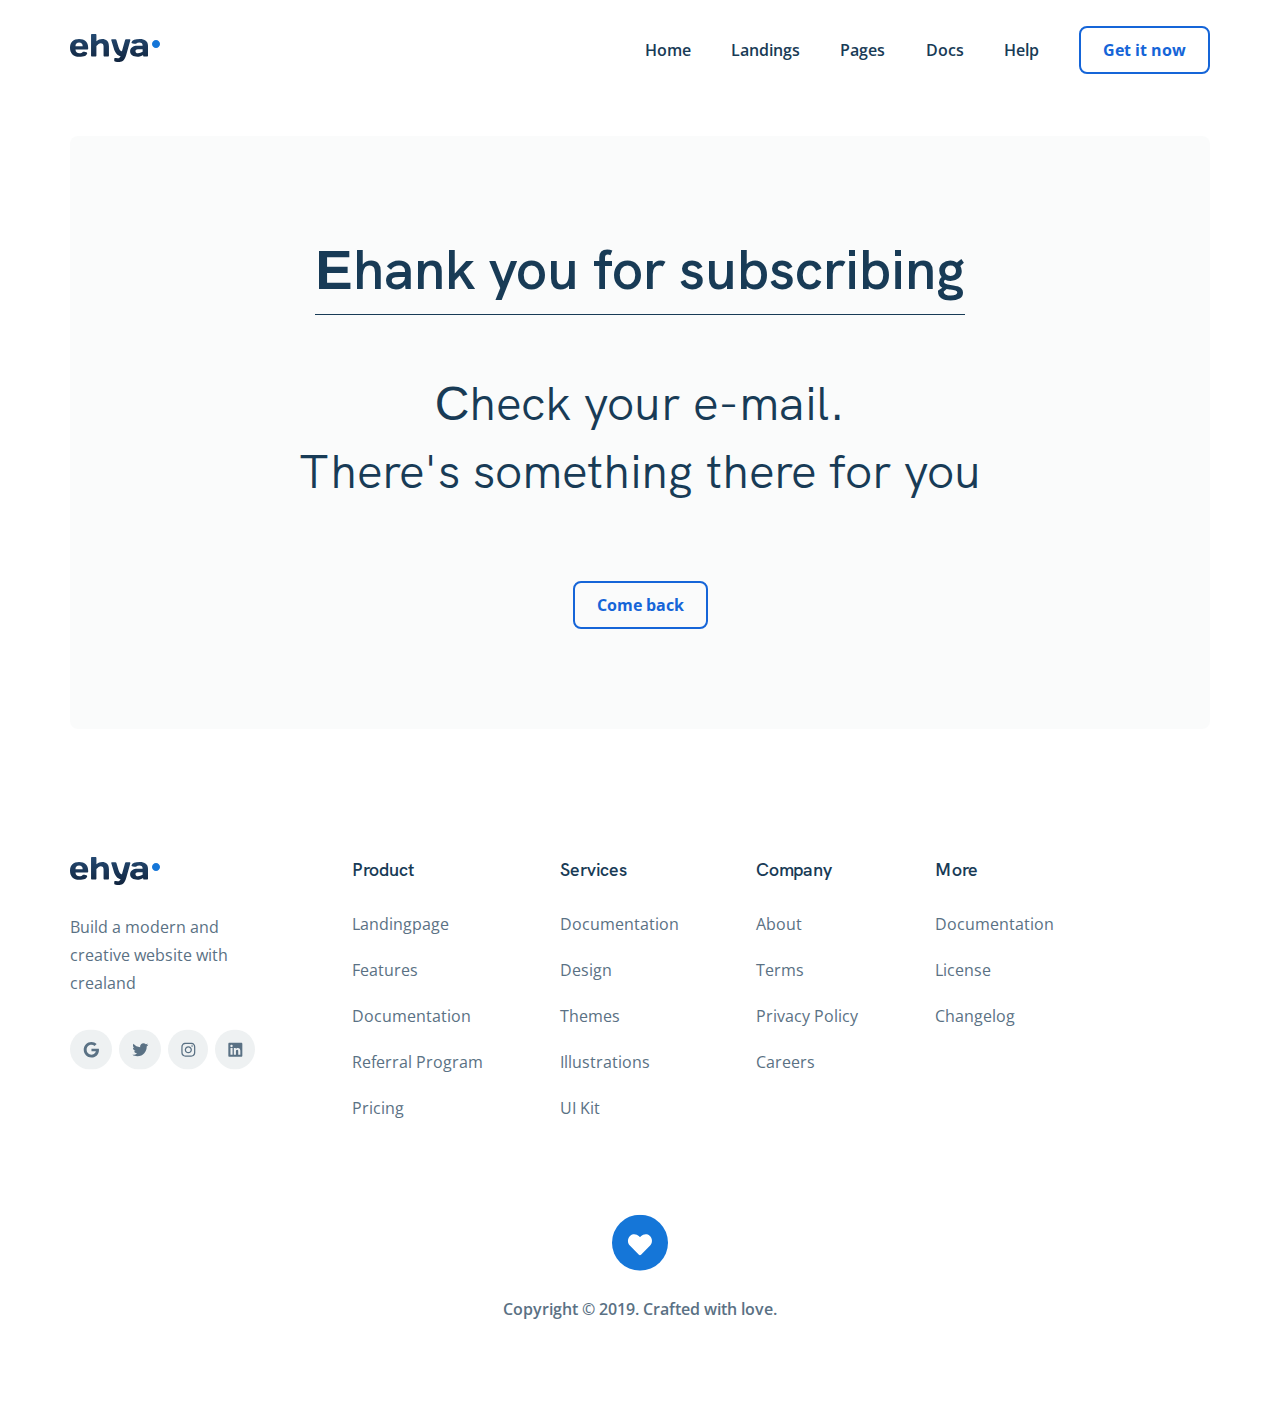
<file: thanks.html>
<!DOCTYPE html>
<html lang="en">

<head>
  <meta charset="UTF-8" />
  <meta name="viewport" content="width=device-width, initial-scale=1, minimum-scale=1, maximum-scale=1" />
  <link rel="apple-touch-icon" sizes="57x57" href="/apple-icon-57x57.png">
  <link rel="apple-touch-icon" sizes="60x60" href="/apple-icon-60x60.png">
  <link rel="icon" type="image/png" sizes="32x32" href="img/favicon-32x32.png">
  <link rel="icon" type="image/png" sizes="16x16" href="img/favicon-16x16.png">
  <link rel="manifest" href="/manifest.json">
  <meta name="msapplication-TileColor" content="#ffffff">
  <meta name="msapplication-TileImage" content="/ms-icon-144x144.png">
  <meta name="theme-color" content="#ffffff">
  <title>Ehya Shop</title>
  <link rel="shortcut icon" href="img/favicon.ico" type="image/x-icon">
  <link rel="icon" href="img/favicon.ico" type="image/x-icon">
  <link href="https://fonts.googleapis.com/css2?family=Open+Sans:wght@400;600;700&display=swap" rel="stylesheet" />
  <link rel="stylesheet" href="https://unpkg.com/swiper/swiper-bundle.min.css" />
  <link rel="stylesheet" href="css/style.css" />
</head>
<header class="header  header__mobile_fixed">
  <div class="container">
    <div class="header-menu">
      <div class="logo">
        <a href="index.html" class="logo__link"><img src="img/Logo.svg" alt="Icon: Logo" class="logo__img" /></a>
      </div>
      <!-- /.logo -->
      <ul class="header-menu__list">
        <li class="header-menu__item">
          <a href="#" class="header-menu__link">Home</a>
        </li>
        <li class="header-menu__item">
          <a href="#" class="header-menu__link">Landings</a>
        </li>
        <li class="header-menu__item">
          <a href="#" class="header-menu__link">Pages</a>
        </li>
        <li class="header-menu__item">
          <a href="#" class="header-menu__link">Docs</a>
        </li>
        <li class="header-menu__item">
          <a href="#" class="header-menu__link">Help</a>
        </li>
        <li class="header-menu__item">
          <button class="button header-menu__button">
            Get it now
          </button>
        </li>
      </ul>
      <!-- менюшка для мобилки -->
      <button class="menu-button header-menu__menu-button">
        <!-- <span class="menu-button__line"></span>
          <span class="menu-button__line"></span>
          <span class="menu-button__line"></span> -->
      </button>
    </div>
    <!-- /.header-menu -->
  </div>
  <!-- /.contaoner -->
</header>
<!-- /.header -->
<section class="thanks">
  <div class="container">
    <div class="thanks__wrapper">
      <h1 class="thanks__titel">Еhank you for subscribing</h1>
      <p class="thanks__text">Сheck your e-mail. <br>
        There's something there for you</p>
      <a href="index.html" class="button header-menu__button">
        Come back
      </a>
    </div>
    <!-- /.thanks__wrapper -->
  </div>
  <!-- /.container -->
</section>
<!-- /.thanks -->
<footer class="footer">
  <div class="container">
    <div class="footer-wrapper">
      <div class="footer-info">
        <a href="index.html" class="footer-info__link"><img src="img/Logo.svg" alt="Icon: Logo Ehya"
            class="footer-info__logo" /></a>

        <p class="footer-info__text">
          Build a modern and creative website with crealand
        </p>
        <div class="footer-info__social">
          <div class="footer-info__icon">
            <a target="_blank" href="https://www.google.com/" class="footer-info__icon-link"><img src="img/google.svg"
                alt="Icon: Goggle" class="footer-info__google" /></a>
          </div>
          <div class="footer-info__icon">
            <a target="_blank" href="https://twitter.com" class="footer-info__icon-link"><img src="img/twitter.svg"
                alt="Icon^ Twitter" class="footer-info__twitter" /></a>
          </div>
          <div class="footer-info__icon">
            <a target="_blank" href="https://www.instagram.com" class="footer-info__icon-link"><img
                src="img/instagram.svg" alt="Icon: Instagram" class="footer-info__instagram" /></a>
          </div>
          <div class="footer-info__icon">
            <a target="_blank" href="https://ru.linkedin.com/" class="footer-info__icon-link"><img src="img/in.svg"
                alt="Icon: Linkedin" class="footer-info__in" /></a>
          </div>
        </div>
        <!-- /.footer-info__social -->
      </div>
      <!-- /.footer-info -->
      <div class="footer-blocks">
        <div class="footer-produckt">
          <h2 class="footer__titel">Product</h2>
          <ul class="footer__list">
            <li class="footer__item">
              <a href="" class="footer__link">Landingpage</a>
            </li>
            <li class="footer__item">
              <a href="" class="footer__link">Features</a>
            </li>
            <li class="footer__item">
              <a href="" class="footer__link">Documentation</a>
            </li>
            <li class="footer__item">
              <a href="" class="footer__link">Referral Program</a>
            </li>
            <li class="footer__item">
              <a href="" class="footer__link">Pricing</a>
            </li>
          </ul>
        </div>
        <!-- /.footer-produckt -->
        <div class="footer-services">
          <h2 class="footer__titel">Services</h2>
          <ul class="footer__list">
            <li class="footer__item">
              <a href="#" class="footer__link">Documentation</a>
            </li>
            <li class="footer__item">
              <a href="#" class="footer__link">Design</a>
            </li>
            <li class="footer__item">
              <a href="#" class="footer__link">Themes</a>
            </li>
            <li class="footer__item">
              <a href="#" class="footer__link">Illustrations</a>
            </li>
            <li class="footer__item">
              <a href="#" class="footer__link">UI Kit</a>
            </li>
          </ul>
          <a href="#" class="footer__link"></a>
        </div>
        <!-- /.footer-services -->
        <div class="footer-company">
          <h2 class="footer__titel">Company</h2>
          <ul class="footer__list">
            <li class="footer__item">
              <a href="#" class="footer__link">About</a>
            </li>
            <li class="footer__item">
              <a href="#" class="footer__link">Terms</a>
            </li>
            <li class="footer__item">
              <a href="#" class="footer__link">Privacy Policy</a>
            </li>
            <li class="footer__item">
              <a href="#" class="footer__link">Careers</a>
            </li>
          </ul>
        </div>
        <!-- /.footer-company -->
        <div class="footer-more">
          <h2 class="footer__titel">more</h2>
          <ul class="footer__list">
            <li class="footer__item">
              <a href="#" class="footer__link">Documentation</a>
            </li>
            <li class="footer__item">
              <a href="#" class="footer__link">License</a>
            </li>
            <li class="footer__item">
              <a href="#" class="footer__link">Changelog</a>
            </li>
          </ul>
        </div>
        <!-- /.footer-company -->
      </div>
      <!-- /.footer-blocks -->
    </div>
    <!-- /.footer-wrapper -->
    <div class="footer-bottom">
      <div class="footer-bottom__img">
        <img src="img/Heart.svg" alt="Icon: heart" class="footer-bottom__heart" />
      </div>
      <span class="footer-bottom__info">Copyright © 2019. Crafted with love.</span>
    </div>
    <!-- /.footer-bottom -->
  </div>
  <!-- /.container -->
</footer>
<!-- /.footer -->
<script src="https://code.jquery.com/jquery-3.5.1.min.js"
  integrity="sha256-9/aliU8dGd2tb6OSsuzixeV4y/faTqgFtohetphbbj0=" crossorigin="anonymous"></script>
<script src="js/jquery.validate.min.js"></script>
<script src="js/swiper-bundle.min.js"></script>
<script src="js/main.js"></script>
</body>

</html>
</file>
<file: css/style.css>
* {
  -webkit-box-sizing: border-box;
          box-sizing: border-box;
}

body {
  font-family: 'Open Sans', sans-serif;
}

@font-face {
  font-family: 'HK Grotesk';
  src: url("../fonts/HKGrotesk-Regular.woff") format("woff");
  src: url("../fonts/HKGrotesk-Regular.woff2") format("woff2");
  font-weight: 400;
  font-display: swap;
}

@font-face {
  font-family: 'HK Grotesk';
  src: url("../fonts/HKGrotesk-SemiBold.woff") format("woff");
  src: url("../fonts/HKGrotesk-SemiBold.woff2") format("woff2");
  font-weight: 600;
  font-display: swap;
}

@font-face {
  font-family: 'HK Grotesk';
  src: url("../fonts/HKGrotesk-Bold.woff") format("woff");
  src: url("../fonts/HKGrotesk-Bold.woff2") format("woff2");
  font-weight: 700;
  font-display: swap;
}

button:focus {
  outline: none;
}

.container {
  width: 1140px;
  margin: auto;
}

h1, h2, h3, h4, h5, h6 {
  margin: 0;
  font-family: 'HK Grotesk', sans-serif;
  font-style: normal;
  font-weight: 600;
  color: #183B56;
}

.hashtag {
  background-color: rgba(54, 179, 126, 0.1);
  font-style: normal;
  font-weight: 600;
  font-size: 14px;
  line-height: 20px;
  text-align: center;
  text-transform: uppercase;
  color: #36B37E;
  border-radius: 2000px;
  padding: 6px 16px;
}

.invalid, .error {
  color: #692424;
  text-transform: capitalize;
}

label {
  position: absolute;
  top: 100%;
  left: 0;
  font-size: 14px;
  margin-top: 5px;
}

.error#name-error {
  top: 107px;
  left: 0;
}

.error#phone-error {
  top: 107px;
  left: 283px;
}

/*! normalize.css v8.0.1 | MIT License | github.com/necolas/normalize.css */
/* Document
   ========================================================================== */
/**
 * 1. Correct the line height in all browsers.
 * 2. Prevent adjustments of font size after orientation changes in iOS.
 */
html {
  line-height: 1.15;
  /* 1 */
  -webkit-text-size-adjust: 100%;
  /* 2 */
}

/* Sections
   ========================================================================== */
/**
 * Remove the margin in all browsers.
 */
body {
  margin: 0;
}

/**
 * Render the `main` element consistently in IE.
 */
main {
  display: block;
}

/**
 * Correct the font size and margin on `h1` elements within `section` and
 * `article` contexts in Chrome, Firefox, and Safari.
 */
h1 {
  font-size: 2em;
  margin: 0.67em 0;
}

/* Grouping content
   ========================================================================== */
/**
 * 1. Add the correct box sizing in Firefox.
 * 2. Show the overflow in Edge and IE.
 */
hr {
  -webkit-box-sizing: content-box;
          box-sizing: content-box;
  /* 1 */
  height: 0;
  /* 1 */
  overflow: visible;
  /* 2 */
}

/**
 * 1. Correct the inheritance and scaling of font size in all browsers.
 * 2. Correct the odd `em` font sizing in all browsers.
 */
pre {
  font-family: monospace, monospace;
  /* 1 */
  font-size: 1em;
  /* 2 */
}

/* Text-level semantics
   ========================================================================== */
/**
 * Remove the gray background on active links in IE 10.
 */
a {
  background-color: transparent;
}

/**
 * 1. Remove the bottom border in Chrome 57-
 * 2. Add the correct text decoration in Chrome, Edge, IE, Opera, and Safari.
 */
abbr[title] {
  border-bottom: none;
  /* 1 */
  text-decoration: underline;
  /* 2 */
  -webkit-text-decoration: underline dotted;
          text-decoration: underline dotted;
  /* 2 */
}

/**
 * Add the correct font weight in Chrome, Edge, and Safari.
 */
b,
strong {
  font-weight: bolder;
}

/**
 * 1. Correct the inheritance and scaling of font size in all browsers.
 * 2. Correct the odd `em` font sizing in all browsers.
 */
code,
kbd,
samp {
  font-family: monospace, monospace;
  /* 1 */
  font-size: 1em;
  /* 2 */
}

/**
 * Add the correct font size in all browsers.
 */
small {
  font-size: 80%;
}

/**
 * Prevent `sub` and `sup` elements from affecting the line height in
 * all browsers.
 */
sub,
sup {
  font-size: 75%;
  line-height: 0;
  position: relative;
  vertical-align: baseline;
}

sub {
  bottom: -0.25em;
}

sup {
  top: -0.5em;
}

/* Embedded content
   ========================================================================== */
/**
 * Remove the border on images inside links in IE 10.
 */
img {
  border-style: none;
}

/* Forms
   ========================================================================== */
/**
 * 1. Change the font styles in all browsers.
 * 2. Remove the margin in Firefox and Safari.
 */
button,
input,
optgroup,
select,
textarea {
  font-family: inherit;
  /* 1 */
  font-size: 100%;
  /* 1 */
  line-height: 1.15;
  /* 1 */
  margin: 0;
  /* 2 */
}

/**
 * Show the overflow in IE.
 * 1. Show the overflow in Edge.
 */
button,
input {
  /* 1 */
  overflow: visible;
}

/**
 * Remove the inheritance of text transform in Edge, Firefox, and IE.
 * 1. Remove the inheritance of text transform in Firefox.
 */
button,
select {
  /* 1 */
  text-transform: none;
}

/**
 * Correct the inability to style clickable types in iOS and Safari.
 */
button,
[type="button"],
[type="reset"],
[type="submit"] {
  -webkit-appearance: button;
}

/**
 * Remove the inner border and padding in Firefox.
 */
button::-moz-focus-inner,
[type="button"]::-moz-focus-inner,
[type="reset"]::-moz-focus-inner,
[type="submit"]::-moz-focus-inner {
  border-style: none;
  padding: 0;
}

/**
 * Restore the focus styles unset by the previous rule.
 */
button:-moz-focusring,
[type="button"]:-moz-focusring,
[type="reset"]:-moz-focusring,
[type="submit"]:-moz-focusring {
  outline: 1px dotted ButtonText;
}

/**
 * Correct the padding in Firefox.
 */
fieldset {
  padding: 0.35em 0.75em 0.625em;
}

/**
 * 1. Correct the text wrapping in Edge and IE.
 * 2. Correct the color inheritance from `fieldset` elements in IE.
 * 3. Remove the padding so developers are not caught out when they zero out
 *    `fieldset` elements in all browsers.
 */
legend {
  -webkit-box-sizing: border-box;
          box-sizing: border-box;
  /* 1 */
  color: inherit;
  /* 2 */
  display: table;
  /* 1 */
  max-width: 100%;
  /* 1 */
  padding: 0;
  /* 3 */
  white-space: normal;
  /* 1 */
}

/**
 * Add the correct vertical alignment in Chrome, Firefox, and Opera.
 */
progress {
  vertical-align: baseline;
}

/**
 * Remove the default vertical scrollbar in IE 10+.
 */
textarea {
  overflow: auto;
}

/**
 * 1. Add the correct box sizing in IE 10.
 * 2. Remove the padding in IE 10.
 */
[type="checkbox"],
[type="radio"] {
  -webkit-box-sizing: border-box;
          box-sizing: border-box;
  /* 1 */
  padding: 0;
  /* 2 */
}

/**
 * Correct the cursor style of increment and decrement buttons in Chrome.
 */
[type="number"]::-webkit-inner-spin-button,
[type="number"]::-webkit-outer-spin-button {
  height: auto;
}

/**
 * 1. Correct the odd appearance in Chrome and Safari.
 * 2. Correct the outline style in Safari.
 */
[type="search"] {
  -webkit-appearance: textfield;
  /* 1 */
  outline-offset: -2px;
  /* 2 */
}

/**
 * Remove the inner padding in Chrome and Safari on macOS.
 */
[type="search"]::-webkit-search-decoration {
  -webkit-appearance: none;
}

/**
 * 1. Correct the inability to style clickable types in iOS and Safari.
 * 2. Change font properties to `inherit` in Safari.
 */
::-webkit-file-upload-button {
  -webkit-appearance: button;
  /* 1 */
  font: inherit;
  /* 2 */
}

/* Interactive
   ========================================================================== */
/*
 * Add the correct display in Edge, IE 10+, and Firefox.
 */
details {
  display: block;
}

/*
 * Add the correct display in all browsers.
 */
summary {
  display: list-item;
}

/* Misc
   ========================================================================== */
/**
 * Add the correct display in IE 10+.
 */
template {
  display: none;
}

/**
 * Add the correct display in IE 10.
 */
[hidden] {
  display: none;
}

.header {
  padding-bottom: 36px;
}

.header-menu {
  display: -webkit-box;
  display: -ms-flexbox;
  display: flex;
  -webkit-box-align: center;
      -ms-flex-align: center;
          align-items: center;
  -webkit-box-pack: justify;
      -ms-flex-pack: justify;
          justify-content: space-between;
  height: 100px;
  background-color: #ffffff;
}

.header-menu__list {
  display: -webkit-box;
  display: -ms-flexbox;
  display: flex;
  -webkit-box-align: center;
      -ms-flex-align: center;
          align-items: center;
  -webkit-box-pack: justify;
      -ms-flex-pack: justify;
          justify-content: space-between;
  list-style: none;
  width: 605px;
}

.header-menu__link {
  text-decoration: none;
  color: #183B56;
  font-style: normal;
  font-weight: 600;
  font-size: 16px;
  line-height: 22px;
}

.header-menu__button {
  border: 2px solid #1565D8;
  border-radius: 8px;
  padding: 11px 22px;
  background-color: transparent;
  color: #1565D8;
  font-style: normal;
  font-weight: bold;
  font-size: 16px;
  line-height: 22px;
  text-align: center;
  cursor: pointer;
  min-height: 47px;
  text-decoration: none;
}

.header-menu__button:hover {
  -webkit-transform: scale(1.1);
          transform: scale(1.1);
}

.header-menu__button:active {
  -webkit-transform: scale(1);
          transform: scale(1);
}

.header-menu__menu-button {
  display: none;
}

.hero {
  margin-bottom: 120px;
}

.hero-container {
  width: 1280px;
  margin: auto;
  background-color: #E8EAE9;
  border-radius: 8px;
  background-image: url(../img/hero-bg.webp);
  background-position-x: 392px;
  background-position-y: -340px;
  background-repeat: no-repeat;
}

.hero-wrapper {
  display: -webkit-box;
  display: -ms-flexbox;
  display: flex;
  -webkit-box-orient: vertical;
  -webkit-box-direction: normal;
      -ms-flex-direction: column;
          flex-direction: column;
  -webkit-box-pack: justify;
      -ms-flex-pack: justify;
          justify-content: space-between;
  -webkit-box-align: start;
      -ms-flex-align: start;
          align-items: flex-start;
  background: url(../img/liner.svg) 385px center no-repeat;
  background-repeat: repeat;
  padding-left: 107px;
}

.hero__hashtag {
  padding: 6px 16px;
  margin-bottom: 28px;
  margin-top: 62px;
}

.hero__titel {
  font-family: 'HK Grotesk', sans-serif;
  font-style: normal;
  font-weight: bold;
  font-size: 56px;
  line-height: 68px;
  letter-spacing: 0.2px;
  color: #183B56;
  margin: 0 0 28px 0;
  width: 474px;
}

.hero__text {
  font-style: normal;
  font-weight: normal;
  font-size: 20px;
  line-height: 36px;
  color: #5A7184;
  margin: 0 0 52px 0;
  max-width: 600px;
}

.hero__button {
  padding: 16px 40px 15px 40px;
  background-color: #183B56;
  color: #ffffff;
  font-style: normal;
  font-weight: bold;
  font-size: 18px;
  line-height: 25px;
  text-align: center;
  border: none;
  border-radius: 8px;
  margin-bottom: 48px;
  cursor: pointer;
}

.hero__button:hover {
  background: transparent;
  color: #183B56;
  -webkit-transform: scale(1.1);
          transform: scale(1.1);
}

.hero__button:active {
  -webkit-transform: scale(1);
          transform: scale(1);
}

.hero-payment {
  margin-bottom: 46px;
}

.hero-payment__wrapper {
  display: -webkit-box;
  display: -ms-flexbox;
  display: flex;
  -webkit-box-orient: vertical;
  -webkit-box-direction: normal;
      -ms-flex-direction: raw;
          flex-direction: raw;
  -webkit-box-align: center;
      -ms-flex-align: center;
          align-items: center;
}

.hero-payment__item {
  display: -webkit-box;
  display: -ms-flexbox;
  display: flex;
  -webkit-box-align: center;
      -ms-flex-align: center;
          align-items: center;
  -webkit-box-pack: center;
      -ms-flex-pack: center;
          justify-content: center;
  height: 36px;
  width: 36px;
  border: 0.75px solid rgba(21, 101, 216, 0.1);
  border-radius: 12px;
  margin-right: 8px;
}

.hero-payment__img {
  width: 22px;
  height: 22px;
  border: 0.7px dashed #5A7184;
}

.hero-payment__text {
  font-family: 'HK Grotesk', sans-serif;
  font-style: normal;
  font-weight: 600;
  font-size: 16px;
  line-height: 20px;
  letter-spacing: 0.2px;
  color: #183B56;
  margin-right: 30px;
}

.collection {
  margin-bottom: 145px;
}

.collection-container {
  width: 1140px;
  margin: auto;
}

.collection-wrapper {
  display: -webkit-box;
  display: -ms-flexbox;
  display: flex;
  -webkit-box-pack: justify;
      -ms-flex-pack: justify;
          justify-content: space-between;
  overflow: hidden;
}

.collection-block {
  display: -webkit-box;
  display: -ms-flexbox;
  display: flex;
  -webkit-box-pack: justify;
      -ms-flex-pack: justify;
          justify-content: space-between;
  width: 100%;
  margin-right: 58px;
  -ms-flex-preferred-size: 59%;
      flex-basis: 59%;
  -ms-flex-negative: 0;
      flex-shrink: 0;
}

.collection-block__left {
  display: -webkit-box;
  display: -ms-flexbox;
  display: flex;
  width: 320px;
  height: 490px;
  overflow: hidden;
  margin-right: 30px;
  border-radius: 8px;
}

.collection-block__right {
  display: -webkit-box;
  display: -ms-flexbox;
  display: flex;
  -webkit-box-align: center;
      -ms-flex-align: center;
          align-items: center;
  -webkit-box-pack: justify;
      -ms-flex-pack: justify;
          justify-content: space-between;
  -webkit-box-orient: vertical;
  -webkit-box-direction: normal;
      -ms-flex-direction: column;
          flex-direction: column;
  height: 490px;
}

.collection-block__item {
  display: -webkit-box;
  display: -ms-flexbox;
  display: flex;
  max-width: 320px;
  height: 230px;
  overflow: hidden;
  border-radius: 8px;
}

.collection-block__img {
  width: 100%;
  -o-object-fit: cover;
     object-fit: cover;
}

.collection-info__titel {
  font-family: 'HK Grotesk', sans-serif;
  font-style: normal;
  font-weight: bold;
  font-size: 48px;
  line-height: 60px;
  letter-spacing: 0.2px;
  margin-top: 10px;
  margin-bottom: 24px;
  color: #183B56;
}

.collection-info__text {
  font-style: normal;
  font-weight: normal;
  font-size: 20px;
  line-height: 36px;
  margin-bottom: 37px;
  margin-top: 0;
}

.collection-info__button {
  display: -webkit-box;
  display: -ms-flexbox;
  display: flex;
  -webkit-box-align: center;
      -ms-flex-align: center;
          align-items: center;
  border: none;
  color: #1565D8;
  background: none;
  cursor: pointer;
  font-style: normal;
  font-weight: bold;
  font-size: 18px;
  line-height: 25px;
  text-align: center;
  padding: 0;
}

.collection-info__button:hover {
  -webkit-transform: scale(1.1);
          transform: scale(1.1);
}

.collection-info__button:active {
  -webkit-transform: scale(1);
          transform: scale(1);
}

.collection__arrow {
  margin-left: 28px;
}

.trending {
  margin-bottom: 105px;
}

.trending-navbar {
  display: -webkit-box;
  display: -ms-flexbox;
  display: flex;
  -webkit-box-align: center;
      -ms-flex-align: center;
          align-items: center;
  -webkit-box-pack: justify;
      -ms-flex-pack: justify;
          justify-content: space-between;
  margin-bottom: 48px;
}

.trending__titel {
  font-family: 'HK Grotesk', sans-serif;
  font-style: normal;
  font-weight: bold;
  font-size: 48px;
  line-height: 60px;
  letter-spacing: 0.2px;
  color: #183B56;
  margin: 0;
}

.trending__list {
  display: -webkit-box;
  display: -ms-flexbox;
  display: flex;
  -webkit-box-pack: justify;
      -ms-flex-pack: justify;
          justify-content: space-between;
  margin: 0 70px 0 0;
  width: 366px;
  list-style: none;
  font-style: normal;
  font-weight: normal;
  font-size: 18px;
  line-height: 25px;
  padding: 0;
  color: #5A7184;
}

.trending__item {
  cursor: pointer;
}

.trending__item--active {
  font-style: normal;
  font-weight: bold;
  font-size: 18px;
  line-height: 25px;
  color: #183B56;
}

.trending-ware {
  -ms-flex-wrap: wrap;
      flex-wrap: wrap;
  -webkit-box-align: center;
      -ms-flex-align: center;
          align-items: center;
  -webkit-box-pack: justify;
      -ms-flex-pack: justify;
          justify-content: space-between;
  display: none;
}

.trending-ware--active {
  display: -webkit-box;
  display: -ms-flexbox;
  display: flex;
}

.trending-ware__product-cell {
  display: -webkit-box;
  display: -ms-flexbox;
  display: flex;
  -webkit-box-orient: vertical;
  -webkit-box-direction: normal;
      -ms-flex-direction: column;
          flex-direction: column;
  margin-bottom: 50px;
}

.trending-ware__product-cell_hidden {
  display: none;
}

.trending-ware__item {
  display: -webkit-box;
  display: -ms-flexbox;
  display: flex;
  width: 260px;
  height: 350px;
  margin-bottom: 20px;
  border-radius: 8px;
  overflow: hidden;
}

.trending-ware__img {
  width: 100%;
  -o-object-fit: cover;
     object-fit: cover;
}

.trending-ware__titel {
  font-family: 'HK Grotesk', sans-serif;
  font-style: normal;
  font-weight: bold;
  font-size: 24px;
  line-height: 32px;
  letter-spacing: 0.2px;
  color: #183B56;
  margin-bottom: 3px;
  margin-top: 0;
  margin-left: 10px;
}

.trending-ware__buy {
  display: -webkit-box;
  display: -ms-flexbox;
  display: flex;
  -webkit-box-pack: justify;
      -ms-flex-pack: justify;
          justify-content: space-between;
  -webkit-box-align: center;
      -ms-flex-align: center;
          align-items: center;
}

.trending-ware__price {
  font-style: normal;
  font-weight: normal;
  font-size: 20px;
  line-height: 36px;
  color: #5A7184;
  margin-left: 10px;
}

.trending-ware__cart {
  margin-right: 10px;
}

.trending-ware__wrapper {
  width: 260px;
  height: 441px;
}

.trending-ware__see-more {
  display: -webkit-box;
  display: -ms-flexbox;
  display: flex;
  -webkit-box-align: center;
      -ms-flex-align: center;
          align-items: center;
  -webkit-box-pack: center;
      -ms-flex-pack: center;
          justify-content: center;
  width: 260px;
  height: 350px;
  background-color: #1565D8;
  border-radius: 8px;
}

.trending-ware__button {
  display: -webkit-box;
  display: -ms-flexbox;
  display: flex;
  -webkit-box-align: center;
      -ms-flex-align: center;
          align-items: center;
  -webkit-box-orient: vertical;
  -webkit-box-direction: normal;
      -ms-flex-direction: column;
          flex-direction: column;
  border: none;
  background-color: transparent;
}

.trending-ware__link {
  cursor: pointer;
}

.trending-ware__plus {
  margin-bottom: 35px;
}

.trending-ware__text {
  font-family: 'HK Grotesk', sans-serif;
  font-style: normal;
  font-weight: bold;
  font-size: 24px;
  line-height: 32px;
  text-align: center;
  color: #ffffff;
  letter-spacing: 0.2px;
  margin: 0 74px;
}

.testimonial {
  padding-bottom: 80px;
}

.testimonial-slider {
  max-width: 800px;
  margin: auto;
}

.testimonial-slider__item {
  display: -webkit-box;
  display: -ms-flexbox;
  display: flex;
  -webkit-box-align: center;
      -ms-flex-align: center;
          align-items: center;
  -webkit-box-pack: center;
      -ms-flex-pack: center;
          justify-content: center;
  -webkit-box-orient: vertical;
  -webkit-box-direction: normal;
      -ms-flex-direction: column;
          flex-direction: column;
}

.testimonial__item {
  margin-bottom: 16px;
  width: 80px;
  height: 92px;
}

.testimonial__quote {
  width: 100%;
}

.testimonial__text {
  font-family: 'HK Grotesk', sans-serif;
  font-style: normal;
  font-weight: normal;
  font-size: 20px;
  line-height: 42px;
  text-align: center;
  letter-spacing: 0.133333px;
  color: #5A7184;
  margin: 0 0 28px 0;
}

.testimonial__titel {
  font-family: 'HK Grotesk', sans-serif;
  font-style: normal;
  font-weight: bold;
  font-size: 20px;
  line-height: 24px;
  text-align: center;
  letter-spacing: 0.2px;
  color: #183B56;
  margin: 0 0 53px 0;
}

.testimonial__titel_hidden {
  display: none;
}

.swiper-pagination-bullet {
  width: 5px;
  height: 5px;
}

.swiper-pagination-bullet-active {
  background-color: #183B56;
}

.stories {
  padding-bottom: 159px;
}

.stories-wrapper {
  display: -webkit-box;
  display: -ms-flexbox;
  display: flex;
  -webkit-box-pack: justify;
      -ms-flex-pack: justify;
          justify-content: space-between;
  position: relative;
  border-top: 1px solid #E5E5E5;
  padding-top: 121px;
}

.stories__hashtag {
  max-width: 88px;
  margin-bottom: 28px;
  margin-top: 0;
}

.stories-info {
  display: -webkit-box;
  display: -ms-flexbox;
  display: flex;
  -webkit-box-orient: vertical;
  -webkit-box-direction: normal;
      -ms-flex-direction: column;
          flex-direction: column;
  -webkit-box-pack: start;
      -ms-flex-pack: start;
          justify-content: flex-start;
  margin-right: 96px;
  max-width: 392px;
}

.stories-info__titel {
  margin: 0 0 7px 0;
  font-size: 48px;
  line-height: 60px;
  letter-spacing: 0.2px;
  max-width: 288px;
}

.stories-info__text {
  font-style: normal;
  font-weight: normal;
  font-size: 20px;
  line-height: 36px;
  color: #5A7184;
  margin-bottom: 42px;
}

.stories__slide {
  width: 652px;
  height: 458px;
  margin-top: 10px;
  -webkit-box-pack: end;
      -ms-flex-pack: end;
          justify-content: flex-end;
}

.stories-slide__wrapper {
  display: -webkit-box;
  display: -ms-flexbox;
  display: flex;
  position: relative;
  height: 100%;
}

.stories-slide__wrapper--1 {
  display: none;
}

.stories-slide__item {
  max-width: 312px;
  height: 317px;
  border-radius: 8px 8px 0px 0px;
  overflow: hidden;
}

.stories-slide__img {
  width: 100%;
  -o-object-fit: cover;
     object-fit: cover;
}

.stories-slide__info {
  background-color: #ffffff;
  padding: 20px 32px 20px 20px;
  width: 312px;
  position: absolute;
  top: 63%;
  left: 10px;
}

.stories-slide__titel {
  font-size: 22px;
  line-height: 32px;
  letter-spacing: 0.2px;
  margin-bottom: 20px;
}

.stories-slide__link {
  display: -webkit-box;
  display: -ms-flexbox;
  display: flex;
  text-decoration: none;
  font-style: normal;
  font-weight: 600;
  font-size: 16px;
  line-height: 22px;
  color: #1565D8;
}

.stories__button {
  border-radius: 50%;
  width: 56px;
  height: 56px;
  background: transparent;
  cursor: pointer;
}

.stories__button--prev {
  border: 2px solid #5A7184;
  position: absolute;
  top: 82%;
  right: 95%;
  background-image: url("../img/arrow-prev.svg");
  background-repeat: no-repeat;
  background-position: center center;
}

.stories__button--next {
  border: 2px solid #5A7184;
  position: absolute;
  top: 82%;
  right: 88%;
  background-image: url("../img/arrow-next.svg");
  background-repeat: no-repeat;
  background-position: center center;
}

.newsletter {
  background-color: #1565D8;
  padding: 100px 0;
  position: relative;
  overflow: hidden;
}

.newsletter__bg_1 {
  position: absolute;
  top: -515px;
  left: -738px;
  width: 1170px;
  height: 954px;
  border: 229px solid rgba(255, 255, 255, 0.05);
  border-radius: 50%;
}

.newsletter__bg_2 {
  position: absolute;
  bottom: -515px;
  right: -738px;
  width: 1170px;
  height: 954px;
  border: 229px solid rgba(255, 255, 255, 0.05);
  border-radius: 50%;
}

.newsletter__wrapper {
  display: -webkit-box;
  display: -ms-flexbox;
  display: flex;
  -webkit-box-align: center;
      -ms-flex-align: center;
          align-items: center;
  -webkit-box-pack: justify;
      -ms-flex-pack: justify;
          justify-content: space-between;
  max-width: 1073px;
}

.newsletter-info {
  max-width: 486px;
}

.newsletter-info__titel {
  font-size: 48px;
  line-height: 60px;
  letter-spacing: 0.2px;
  color: #ffffff;
  margin-bottom: 14px;
}

.newsletter-info__text {
  margin: 0;
  font-style: normal;
  font-weight: normal;
  font-size: 18px;
  line-height: 32px;
  color: #ffffff;
}

.newsletter__subscribe {
  display: -webkit-box;
  display: -ms-flexbox;
  display: flex;
  -webkit-box-align: center;
      -ms-flex-align: center;
          align-items: center;
  width: 447px;
  -webkit-box-pack: end;
      -ms-flex-pack: end;
          justify-content: flex-end;
}

.newsletter__subscribe-wrapper {
  width: 100%;
}

.subscribe {
  background: #ffffff;
  border-radius: 8px;
  border: 1px solid #C3CAD9;
  position: relative;
}

.subscribe__input {
  background-image: url("../img/email.svg");
  background-repeat: no-repeat;
  background-position: 20px center;
  border: none;
  padding: 17px 20px 17px 48px;
  font-style: normal;
  font-weight: 600;
  font-size: 16px;
  line-height: 22px;
  border-radius: 8px;
}

.subscribe__button {
  font-style: normal;
  font-weight: bold;
  font-size: 18px;
  line-height: 25px;
  text-align: center;
  color: #ffffff;
  background-color: #183B56;
  padding: 12px 24px 11px 24px;
  border-radius: 4px;
  border: none;
  margin: 4px;
  cursor: pointer;
}

.thanks__wrapper {
  display: -webkit-box;
  display: -ms-flexbox;
  display: flex;
  -webkit-box-align: center;
      -ms-flex-align: center;
          align-items: center;
  -webkit-box-orient: vertical;
  -webkit-box-direction: normal;
      -ms-flex-direction: column;
          flex-direction: column;
  background: rgba(232, 234, 233, 0.2);
  border-radius: 8px;
  padding: 100px 50px;
}

.thanks__titel {
  font-family: 'HK Grotesk', sans-serif;
  font-size: 56px;
  line-height: 68px;
  margin: 0 0 55px 0;
  padding-bottom: 10px;
  text-align: center;
  border-bottom: 1px solid #183B56;
}

.thanks__text {
  font-family: 'HK Grotesk', sans-serif;
  font-style: normal;
  font-weight: normal;
  font-size: 48px;
  line-height: 68px;
  color: #183B56;
  margin: 0 0 75px 0;
  text-align: center;
}

.footer {
  padding-top: 128px;
  padding-bottom: 89px;
}

.footer-wrapper {
  display: -webkit-box;
  display: -ms-flexbox;
  display: flex;
  -webkit-box-pack: justify;
      -ms-flex-pack: justify;
          justify-content: space-between;
  max-width: 984px;
  margin-bottom: 95px;
}

.footer-info {
  margin-right: 70px;
}

.footer-info__logo {
  margin-bottom: 25px;
}

.footer-info__text {
  font-style: normal;
  font-weight: normal;
  font-size: 16px;
  line-height: 28px;
  color: #5A7184;
  margin: 0 0 32px 0;
  width: 212px;
}

.footer-info__social {
  display: -webkit-box;
  display: -ms-flexbox;
  display: flex;
  -webkit-box-align: center;
      -ms-flex-align: center;
          align-items: center;
  -webkit-box-pack: justify;
      -ms-flex-pack: justify;
          justify-content: space-between;
  width: 185px;
}

.footer-blocks {
  display: -webkit-box;
  display: -ms-flexbox;
  display: flex;
  -webkit-box-pack: justify;
      -ms-flex-pack: justify;
          justify-content: space-between;
  -ms-flex-preferred-size: 100%;
      flex-basis: 100%;
}

.footer__titel {
  font-size: 18px;
  line-height: 25px;
  margin-bottom: 31px;
  text-transform: capitalize;
}

.footer__list {
  list-style-type: none;
  padding: 0;
  margin: 0;
}

.footer__item {
  margin-bottom: 24px;
}

.footer__item:last-child {
  margin-bottom: 0;
}

.footer__link {
  text-decoration: none;
  font-style: normal;
  font-weight: normal;
  font-size: 16px;
  line-height: 22px;
  color: #5A7184;
  cursor: pointer;
}

.footer-bottom {
  display: -webkit-box;
  display: -ms-flexbox;
  display: flex;
  -webkit-box-align: center;
      -ms-flex-align: center;
          align-items: center;
  -webkit-box-pack: center;
      -ms-flex-pack: center;
          justify-content: center;
  -webkit-box-orient: vertical;
  -webkit-box-direction: normal;
      -ms-flex-direction: column;
          flex-direction: column;
}

.footer-bottom__img {
  margin-bottom: 24px;
}

.footer-bottom__info {
  font-style: normal;
  font-weight: 600;
  font-size: 16px;
  line-height: 22px;
  color: #5A7184;
}

@-webkit-keyframes Button {
  -webkit-transform: scale(2);
          transform: scale(2);
}

@keyframes Button {
  -webkit-transform: scale(2);
          transform: scale(2);
}

@media (max-width: 1200px) {
  .container {
    max-width: 960px;
  }
  .hero {
    margin-bottom: 80px;
  }
  .hero-container {
    width: 90%;
    background-position-x: 200px;
  }
  .hero-wrapper {
    background-position-x: 197px;
    padding-left: 80px;
  }
  .collection-container {
    max-width: 960px;
  }
  .collection-wrapper {
    -webkit-box-orient: horizontal;
    -webkit-box-direction: normal;
        -ms-flex-direction: row;
            flex-direction: row;
    -ms-flex-wrap: wrap;
        flex-wrap: wrap;
  }
  .collection-block {
    -webkit-box-pack: center;
        -ms-flex-pack: center;
            justify-content: center;
    margin-bottom: 50px;
    margin-right: 0;
  }
  .collection-block__left {
    width: 322px;
    margin-right: 50px;
  }
  .collection-info {
    -ms-flex-preferred-size: 100%;
        flex-basis: 100%;
    -webkit-box-pack: center;
        -ms-flex-pack: center;
            justify-content: center;
  }
  .trending-ware__product-cell_hidden {
    display: -webkit-box;
    display: -ms-flexbox;
    display: flex;
  }
  .stories-wrapper {
    -webkit-box-orient: vertical;
    -webkit-box-direction: normal;
        -ms-flex-direction: column;
            flex-direction: column;
    padding-top: 79px;
    max-width: 100%;
  }
  .stories-info {
    max-width: 100%;
    -webkit-box-align: center;
        -ms-flex-align: center;
            align-items: center;
    text-align: center;
    margin-right: 0;
  }
  .stories-info__titel {
    max-width: 100%;
    margin-bottom: 16px;
  }
  .stories-info__text {
    margin: 0;
  }
  .stories__slide {
    margin-top: 164px;
  }
  .stories-slide {
    width: 754px;
  }
  .stories-slide__card {
    margin-right: 6px;
  }
  .stories-slide__wrapper {
    width: 322px;
  }
  .stories-slide__item {
    max-width: 322px;
  }
  .stories__button {
    margin-bottom: 0;
  }
  .stories__button--prev {
    top: 31%;
    right: 55%;
    -webkit-transform: translate(50%, 50%);
            transform: translate(50%, 50%);
  }
  .stories__button--next {
    top: 31%;
    right: 45%;
    -webkit-transform: translate(50%, 50%);
            transform: translate(50%, 50%);
  }
}

@media (max-width: 1300px) {
  .hero-container {
    width: 90%;
  }
}

@media (max-width: 992px) {
  .container {
    max-width: 720px;
  }
  .header-menu__button:hover {
    -webkit-transform: none;
            transform: none;
  }
  .header-menu__button:active {
    -webkit-transform: none;
            transform: none;
  }
  .hero-container {
    background-position-x: 100px;
  }
  .hero-wrapper {
    padding-left: 50px;
    background-position-x: 90px;
  }
  .hero__titel {
    font-size: 48px;
    line-height: 60px;
    margin-bottom: 20px;
    width: 410px;
  }
  .hero__text {
    font-size: 18px;
    line-height: 32px;
    margin-bottom: 36px;
    width: 400px;
  }
  .hero__button:hover {
    background-color: #183B56;
    color: #ffffff;
    -webkit-transform: none;
            transform: none;
  }
  .hero__button:active {
    -webkit-transform: none;
            transform: none;
  }
  .collection {
    margin-bottom: 80px;
  }
  .collection-container {
    max-width: 720px;
  }
  .collection-block {
    -ms-flex-preferred-size: 100%;
        flex-basis: 100%;
  }
  .collection-block__left {
    margin-right: 5%;
  }
  .collection-info__titel {
    margin-top: 0;
  }
  .collection-info__button:hover {
    -webkit-transform: none;
            transform: none;
  }
  .collection-info__button:active {
    -webkit-transform: none;
            transform: none;
  }
  .trending {
    margin-bottom: 80px;
  }
  .trending__list {
    margin: 0;
  }
  .trending-navbar {
    -webkit-box-orient: vertical;
    -webkit-box-direction: normal;
        -ms-flex-direction: column;
            flex-direction: column;
  }
  .trending__titel {
    margin-bottom: 28px;
  }
  .trending-ware__product-cell_hidden {
    display: none;
  }
  .trending-ware__item {
    width: 280px;
  }
  .stories {
    padding-bottom: 88px;
  }
  .stories-slide__card {
    margin-right: -1px;
  }
  .stories-slide__wrapper {
    margin-left: 6%;
  }
  .stories__button--prev {
    top: 33%;
  }
  .stories__button--next {
    top: 33%;
  }
  .newsletter {
    padding-top: 72px;
    padding-bottom: 80px;
    background-size: 50%;
    background-position: -80px top, 500px bottom;
  }
  .newsletter__wrapper {
    -webkit-box-orient: vertical;
    -webkit-box-direction: normal;
        -ms-flex-direction: column;
            flex-direction: column;
  }
  .newsletter-info {
    -ms-flex-preferred-size: 100%;
        flex-basis: 100%;
    text-align: center;
    margin-bottom: 60px;
  }
  .newsletter__subscribe-wrapper {
    -ms-flex-preferred-size: 100%;
        flex-basis: 100%;
  }
  .footer {
    padding-top: 64px;
    padding-bottom: 64px;
  }
  .footer-wrapper {
    margin-bottom: 60px;
  }
  .footer-blocks {
    -ms-flex-wrap: wrap;
        flex-wrap: wrap;
  }
  .footer-produckt, .footer-services, .footer-company, .footer-more {
    -ms-flex-preferred-size: 48%;
        flex-basis: 48%;
    margin-bottom: 48px;
  }
  .footer-company, .footer-more {
    margin-bottom: 0;
  }
}

@media (max-width: 768px) {
  body {
    padding-top: 102px;
  }
  .container {
    max-width: 85%;
  }
  .header {
    padding-top: 8px;
    padding-bottom: 29px;
    background-color: #ffffff;
  }
  .header__mobile_fixed {
    position: fixed;
    left: 0;
    top: 0;
    right: 0;
    z-index: 99;
  }
  .header-menu {
    height: 65px;
  }
  .header-menu__list {
    display: none;
    position: fixed;
    left: 0;
    right: 0;
    top: 18px;
    background-color: #ffffff;
    border: 1;
    width: 95%;
    margin: auto;
  }
  .header-menu__list_visible {
    display: -webkit-box;
    display: -ms-flexbox;
    display: flex;
    -webkit-box-orient: vertical;
    -webkit-box-direction: normal;
        -ms-flex-direction: column;
            flex-direction: column;
    -webkit-box-align: start;
        -ms-flex-align: start;
            align-items: flex-start;
    height: 350px;
    overflow: scroll;
    padding: 36px 32px 0 32px;
  }
  .header-menu__item {
    margin-bottom: 20px;
    width: 100%;
  }
  .header-menu__button {
    width: 100%;
  }
  .header-menu__menu-button {
    display: -webkit-box;
    display: -ms-flexbox;
    display: flex;
    background-color: #ffffff;
    border: none;
    cursor: pointer;
    width: 22px;
    height: 20px;
    padding: 0;
  }
  .menu-button {
    display: block;
    position: absolute;
    right: 35px;
    top: 40px;
    width: 30px;
    height: 2px;
    background-color: #183B56;
    border: none;
    cursor: pointer;
  }
  .menu-button:before {
    content: '';
    display: block;
    position: absolute;
    top: 0;
    right: 0;
    width: 30px;
    height: 2px;
    background-color: #183B56;
    -webkit-transition: -webkit-transform 0.2s;
    transition: -webkit-transform 0.2s;
    transition: transform 0.2s;
    transition: transform 0.2s, -webkit-transform 0.2s;
    margin-top: -7px;
  }
  .menu-button:after {
    content: '';
    display: block;
    position: absolute;
    top: 0;
    right: 0;
    width: 30px;
    height: 2px;
    background-color: #183B56;
    -webkit-transition: -webkit-transform 0.2s;
    transition: -webkit-transform 0.2s;
    transition: transform 0.2s;
    transition: transform 0.2s, -webkit-transform 0.2s;
    margin-top: 7px;
  }
  .menu-button--active {
    height: 0;
  }
  .menu-button--active:before {
    -webkit-transform: rotate(45deg);
            transform: rotate(45deg);
    margin-top: 0;
  }
  .menu-button--active:after {
    -webkit-transform: rotate(-45deg);
            transform: rotate(-45deg);
    margin-top: 0;
  }
  .menu-button__line {
    display: inline-block;
    height: 2px;
    width: 100%;
    background-color: #183B56;
    border-radius: 5px;
  }
  .menu-button__line:focus {
    background-color: red;
  }
  .hero {
    padding-bottom: 80px;
    margin: 0;
  }
  .hero-container {
    width: 95%;
    background-position-x: 30px;
    background-position-y: -370px;
  }
  .hero-wrapper {
    padding-left: 28px;
    background-position-x: 25px;
  }
  .hero__hashtag {
    margin-bottom: 24px;
    margin-top: 36px;
  }
  .hero__button {
    margin-bottom: 42px;
  }
  .hero-payment {
    margin-bottom: 36px;
  }
  .hero-payment__text {
    margin-right: 20px;
  }
  .collection-wrapper {
    max-width: 672px;
    margin-left: -11px;
    overflow: visible;
  }
  .collection-block {
    margin-bottom: 34px;
  }
  .collection-block__item {
    max-width: 320px;
    max-height: 230px;
  }
  .collection-info__text {
    margin-bottom: 28px;
  }
  .trending {
    margin-bottom: 39px;
  }
  .trending-ware {
    max-width: 608px;
    margin: auto;
    -webkit-box-pack: justify;
        -ms-flex-pack: justify;
            justify-content: space-between;
  }
  .trending-ware__product-cell {
    margin-right: 9px;
  }
  .testimonial {
    padding-bottom: 80px;
  }
  .testimonial-slider {
    max-width: 700px;
  }
  .testimonial__item {
    margin-bottom: 0;
    width: 80px;
    height: 92px;
  }
  .testimonial__text {
    margin-bottom: 36px;
  }
  .testimonial__titel {
    margin-bottom: 41px;
  }
  .testimonial__titel_hidden {
    display: inline-block;
  }
  .stories-info__text {
    max-width: 510px;
  }
  .stories__slide {
    display: -webkit-box;
    display: -ms-flexbox;
    display: flex;
    -ms-flex-wrap: wrap;
        flex-wrap: wrap;
    margin-top: 130px;
    width: 693px;
  }
  .stories-slide {
    margin-left: -28px;
  }
  .stories-slide__wrapper {
    margin-left: 0;
  }
  .stories-slide__card {
    margin-right: 4px;
  }
  .stories__button--prev {
    top: 34%;
    right: 56%;
  }
  .stories__button--next {
    top: 34%;
    right: 44%;
  }
  .newsletter__bg_1 {
    left: -963px;
    width: 1241px;
    height: 954px;
    border: 150px solid rgba(255, 255, 255, 0.05);
  }
  .newsletter__bg_2 {
    right: -1126px;
    width: 1241px;
    height: 954px;
    border: 150px solid rgba(255, 255, 255, 0.05);
  }
  .thanks__titel {
    font-size: 36px;
    line-height: 68px;
  }
  .thanks__text {
    font-size: 24px;
    line-height: 49px;
  }
}

@media (max-width: 760px) {
  .stories {
    padding-bottom: 95px;
  }
  .stories__slide {
    display: -webkit-box;
    display: -ms-flexbox;
    display: flex;
    -webkit-box-orient: vertical;
    -webkit-box-direction: normal;
        -ms-flex-direction: column;
            flex-direction: column;
    width: 100%;
    height: 100%;
    margin-left: 0;
    margin-top: 100px;
  }
  .stories-slide__wrapper {
    margin-left: 0;
    height: 468px;
    margin-bottom: 43px;
  }
  .stories-slide__wrapper:last-child {
    margin-bottom: 0;
  }
  .stories-slide__wrapper--1 {
    display: -webkit-box;
    display: -ms-flexbox;
    display: flex;
  }
  .stories-slide__card {
    display: -webkit-box;
    display: -ms-flexbox;
    display: flex;
    -webkit-box-align: center;
        -ms-flex-align: center;
            align-items: center;
    -webkit-box-orient: vertical;
    -webkit-box-direction: normal;
        -ms-flex-direction: column;
            flex-direction: column;
    margin-right: 4px;
    width: 100% !important;
  }
  .stories__button--prev {
    top: 21%;
  }
  .stories__button--next {
    top: 21%;
  }
}

@media (max-width: 680px) {
  .trending-ware {
    -webkit-box-pack: center;
        -ms-flex-pack: center;
            justify-content: center;
  }
  .footer-wrapper {
    -webkit-box-orient: vertical;
    -webkit-box-direction: normal;
        -ms-flex-direction: column;
            flex-direction: column;
  }
  .footer-info {
    display: -webkit-box;
    display: -ms-flexbox;
    display: flex;
    -webkit-box-align: center;
        -ms-flex-align: center;
            align-items: center;
    -webkit-box-orient: vertical;
    -webkit-box-direction: normal;
        -ms-flex-direction: column;
            flex-direction: column;
    -webkit-box-ordinal-group: 3;
        -ms-flex-order: 2;
            order: 2;
    margin-right: 0;
  }
  .footer-info__titel {
    margin-bottom: 20px;
  }
  .footer-info__item {
    margin-bottom: 15px;
  }
  .footer-info__text {
    text-align: center;
    width: 300px;
    margin-bottom: 16px;
  }
  .footer-bottom {
    display: none;
  }
  .footer-blocks {
    -webkit-box-ordinal-group: 2;
        -ms-flex-order: 1;
            order: 1;
  }
  .footer-produckt, .footer-services, .footer-company, .footer-more {
    margin-bottom: 39px;
  }
}

@media (max-width: 576px) {
  .container {
    width: 540px;
  }
  .header-menu {
    max-width: 540px;
  }
  .hero {
    padding-bottom: 64px;
  }
  .hero-container {
    width: 100%;
    background-position-x: 55%;
  }
  .hero-wrapper {
    width: 100%;
    padding-left: 0;
    background: none;
    text-align: center;
    -webkit-box-align: center;
        -ms-flex-align: center;
            align-items: center;
  }
  .hero__hashtag {
    margin-top: 381px;
    padding: 2px 26px;
    margin-bottom: 22px;
  }
  .hero__titel {
    width: 90%;
    font-size: 32px;
    line-height: 40px;
    margin-bottom: 20px;
  }
  .hero__text {
    width: 90%;
    font-size: 16px;
    line-height: 28px;
    margin-bottom: 21px;
  }
  .hero__button {
    padding: 13px 48px;
    font-size: 16px;
    line-height: 22px;
    margin-bottom: 17px;
  }
  .hero-payment {
    margin-bottom: 29px;
  }
  .hero-payment__wrapper {
    -ms-flex-wrap: wrap;
        flex-wrap: wrap;
    -webkit-box-pack: center;
        -ms-flex-pack: center;
            justify-content: center;
    width: 264px;
    height: 75px;
  }
  .hero-payment__item {
    width: 22px;
    height: 22px;
  }
  .hero-payment__text:nth-child(4) {
    margin-right: 0;
  }
  .hero-payment__img {
    height: 15px;
    width: 15px;
  }
  .collection {
    margin-bottom: 64px;
  }
  .collection-wrapper {
    margin-left: 0;
  }
  .collection-block {
    -webkit-box-orient: vertical;
    -webkit-box-direction: normal;
        -ms-flex-direction: column;
            flex-direction: column;
    -webkit-box-align: center;
        -ms-flex-align: center;
            align-items: center;
    -webkit-box-pack: start;
        -ms-flex-pack: start;
            justify-content: flex-start;
    height: -webkit-min-content;
    height: -moz-min-content;
    height: min-content;
    margin-bottom: 0;
  }
  .collection-block__left {
    margin-right: 0;
    max-width: 290px;
    height: 300px;
    margin-bottom: 14px;
  }
  .collection-block__right {
    -webkit-box-orient: horizontal;
    -webkit-box-direction: normal;
        -ms-flex-direction: row;
            flex-direction: row;
    height: -webkit-min-content;
    height: -moz-min-content;
    height: min-content;
    margin-bottom: 36px;
  }
  .collection-block__item {
    margin-right: 14px;
    width: 138px;
    height: 97px;
  }
  .collection-block__item:last-child {
    margin-right: 0;
  }
  .collection-info {
    display: -webkit-box;
    display: -ms-flexbox;
    display: flex;
    -webkit-box-orient: vertical;
    -webkit-box-direction: normal;
        -ms-flex-direction: column;
            flex-direction: column;
    -webkit-box-align: center;
        -ms-flex-align: center;
            align-items: center;
  }
  .collection-info__titel {
    font-size: 28px;
    line-height: 36px;
    margin-bottom: 15px;
  }
  .collection-info__text {
    font-size: 16px;
    line-height: 28px;
    margin-bottom: 24px;
    text-align: center;
  }
  .collection-info__button {
    font-size: 16px;
    line-height: 22px;
  }
  .trending {
    margin-bottom: 48px;
  }
  .trending-navbar {
    margin-bottom: 36px;
  }
  .trending__titel {
    font-size: 28px;
    line-height: 36px;
  }
  .trending__list {
    width: 290px;
  }
  .trending__item {
    font-size: 16px;
    line-height: 22px;
  }
  .trending__item--active {
    font-weight: bold;
    color: #183B56;
  }
  .trending-ware {
    min-width: 290px;
    -webkit-box-pack: justify;
        -ms-flex-pack: justify;
            justify-content: space-between;
  }
  .trending-ware__product-cell {
    margin-bottom: 25px;
    margin-right: 0;
  }
  .trending-ware__product-cell_hidden {
    display: -webkit-box;
    display: -ms-flexbox;
    display: flex;
  }
  .trending-ware__item {
    margin-bottom: 13px;
    width: 140px;
    height: 170px;
  }
  .trending-ware__titel {
    font-size: 16px;
    line-height: 20px;
    margin: 0;
  }
  .trending-ware__buy {
    -webkit-box-pack: start;
        -ms-flex-pack: start;
            justify-content: flex-start;
    -webkit-box-align: center;
        -ms-flex-align: center;
            align-items: center;
  }
  .trending-ware__price {
    font-size: 14px;
    line-height: 24px;
    margin-right: 9px;
    margin-left: 0;
  }
  .trending-ware__cart {
    width: 12px;
    height: 13px;
  }
  .trending-ware__wrapper {
    width: 140px;
    height: 234px;
  }
  .trending-ware__see-more {
    width: 140px;
    height: 170px;
  }
  .trending-ware__button {
    -webkit-box-pack: center;
        -ms-flex-pack: center;
            justify-content: center;
    -webkit-box-align: center;
        -ms-flex-align: center;
            align-items: center;
  }
  .trending-ware__plus {
    width: 25px;
    height: 32px;
    margin-bottom: 21px;
  }
  .trending-ware__text {
    font-size: 20px;
    margin: 0;
  }
  .testimonial__text {
    font-size: 18px;
    line-height: 36px;
  }
  .testimonial__titel {
    font-size: 20px;
    line-height: 24px;
  }
  .newsletter__bg--1 {
    display: none;
  }
  .newsletter__bg--2 {
    display: none;
    padding: 64px 0;
  }
  .newsletter-info {
    margin-bottom: 37px;
  }
  .newsletter-info__titel {
    font-size: 28px;
    line-height: 36px;
    margin-bottom: 24px;
  }
  .newsletter-info__text {
    font-size: 16px;
    line-height: 28px;
  }
  .newsletter__subscribe {
    -ms-flex-wrap: wrap;
        flex-wrap: wrap;
    background-color: transparent;
    border: none;
    width: 100%;
  }
  .subscribe__input {
    width: 100%;
    margin-bottom: 10px;
    height: 48px;
  }
  .subscribe__button {
    width: 100%;
    height: 48px;
    border-radius: 8px;
    margin: 0;
  }
  .stories {
    padding-bottom: 86px;
  }
  .stories-wrapper {
    padding-top: 49px;
  }
  .stories__hashtag {
    margin-bottom: 24px;
  }
  .stories-info__titel {
    font-size: 28px;
    line-height: 36px;
    margin-bottom: 16px;
  }
  .stories-info__text {
    font-size: 16px;
    line-height: 28px;
    margin-bottom: 36px;
  }
  .stories__slide {
    margin-top: 75px;
  }
  .stories-slide__wrapper {
    margin-left: 0;
    width: 270px;
    height: 388px;
  }
  .stories-slide__card {
    margin-right: 0;
  }
  .stories-slide__item {
    max-width: 270px;
    height: 277px;
  }
  .stories-slide__info {
    top: 67%;
    width: 270px;
    padding: 20px 10px 20px 20px;
  }
  .stories-slide__titel {
    font-size: 20px;
    line-height: 24px;
    letter-spacing: 0.2px;
    margin-bottom: 17px;
  }
  .stories-slide__link {
    font-size: 16px;
    line-height: 22px;
  }
  .stories__button {
    width: 48px;
    height: 48px;
  }
  .stories__button--prev {
    right: 61%;
  }
  .stories__button--next {
    right: 38%;
  }
  .newsletter {
    padding-bottom: 60px;
  }
  .newsletter__bg_1 {
    display: none;
  }
  .newsletter__bg_2 {
    display: none;
  }
  .footer {
    padding-top: 46px;
  }
  .footer__link {
    font-size: 14px;
    line-height: 20px;
  }
  .footer-info__logo {
    margin-bottom: 10px;
  }
  .footer-info__text {
    font-size: 14px;
    line-height: 24px;
  }
  .footer__titel {
    margin-bottom: 17px;
  }
  .footer__item {
    margin-bottom: 12px;
  }
  .footer-produckt, .footer-services, .footer-company, .footer-more {
    margin-bottom: 43px;
  }
  .thanks__titel {
    font-size: 24px;
    line-height: 49px;
    margin-bottom: 30px;
  }
  .thanks__text {
    font-size: 18px;
    line-height: 35px;
  }
}

@media (max-width: 521px) {
  .trending-ware__product-cell_hidden {
    display: none;
  }
}

@media (max-width: 320px) {
  .container {
    max-width: 272px;
    overflow: visible;
  }
  .header {
    padding-top: 0;
    padding-bottom: 24px;
  }
  .header-menu {
    height: 64px;
  }
  .collection-block__left {
    min-width: 290px;
    height: 300px;
  }
  .collection-info {
    margin-left: -9px;
  }
  .collection-info__titel {
    width: 290px;
  }
  .collection-info__text {
    width: 280px;
  }
  .trending {
    margin-bottom: 37px;
  }
  .trending-ware {
    margin: auto;
    margin-left: -9px;
  }
  .trending-ware__product-cell_hidden {
    display: none;
  }
}
/*# sourceMappingURL=style.css.map */
</file>
<file: css/style.min.css>
*{-webkit-box-sizing:border-box;box-sizing:border-box}body{font-family:'Open Sans', sans-serif}@font-face{font-family:'HK Grotesk';src:url("../fonts/HKGrotesk-Regular.woff") format("woff");src:url("../fonts/HKGrotesk-Regular.woff2") format("woff2");font-weight:400;font-display:swap}@font-face{font-family:'HK Grotesk';src:url("../fonts/HKGrotesk-SemiBold.woff") format("woff");src:url("../fonts/HKGrotesk-SemiBold.woff2") format("woff2");font-weight:600;font-display:swap}@font-face{font-family:'HK Grotesk';src:url("../fonts/HKGrotesk-Bold.woff") format("woff");src:url("../fonts/HKGrotesk-Bold.woff2") format("woff2");font-weight:700;font-display:swap}button:focus,a:focus{outline:none}.container{width:1140px;margin:auto}h1,h2,h3,h4,h5,h6{margin:0;font-family:'HK Grotesk', sans-serif;font-style:normal;font-weight:600;color:#183B56}.hashtag{background-color:rgba(54,179,126,0.1);font-style:normal;font-weight:600;font-size:14px;line-height:20px;text-align:center;text-transform:uppercase;color:#36B37E;border-radius:2000px;padding:6px 16px}.invalid,.error{color:#692424;text-transform:capitalize}label{position:absolute;top:100%;left:0;font-size:14px;margin-top:5px}.error#name-error{top:107px;left:0}.error#phone-error{top:107px;left:283px}/*! normalize.css v8.0.1 | MIT License | github.com/necolas/normalize.css */html{line-height:1.15;-webkit-text-size-adjust:100%}body{margin:0}main{display:block}h1{font-size:2em;margin:0.67em 0}hr{-webkit-box-sizing:content-box;box-sizing:content-box;height:0;overflow:visible}pre{font-family:monospace, monospace;font-size:1em}a{background-color:transparent}abbr[title]{border-bottom:none;text-decoration:underline;-webkit-text-decoration:underline dotted;text-decoration:underline dotted}b,strong{font-weight:bolder}code,kbd,samp{font-family:monospace, monospace;font-size:1em}small{font-size:80%}sub,sup{font-size:75%;line-height:0;position:relative;vertical-align:baseline}sub{bottom:-0.25em}sup{top:-0.5em}img{border-style:none}button,input,optgroup,select,textarea{font-family:inherit;font-size:100%;line-height:1.15;margin:0}button,input{overflow:visible}button,select{text-transform:none}button,[type="button"],[type="reset"],[type="submit"]{-webkit-appearance:button}button::-moz-focus-inner,[type="button"]::-moz-focus-inner,[type="reset"]::-moz-focus-inner,[type="submit"]::-moz-focus-inner{border-style:none;padding:0}button:-moz-focusring,[type="button"]:-moz-focusring,[type="reset"]:-moz-focusring,[type="submit"]:-moz-focusring{outline:1px dotted ButtonText}fieldset{padding:0.35em 0.75em 0.625em}legend{-webkit-box-sizing:border-box;box-sizing:border-box;color:inherit;display:table;max-width:100%;padding:0;white-space:normal}progress{vertical-align:baseline}textarea{overflow:auto}[type="checkbox"],[type="radio"]{-webkit-box-sizing:border-box;box-sizing:border-box;padding:0}[type="number"]::-webkit-inner-spin-button,[type="number"]::-webkit-outer-spin-button{height:auto}[type="search"]{-webkit-appearance:textfield;outline-offset:-2px}[type="search"]::-webkit-search-decoration{-webkit-appearance:none}::-webkit-file-upload-button{-webkit-appearance:button;font:inherit}details{display:block}summary{display:list-item}template{display:none}[hidden]{display:none}.header{padding-bottom:36px}.header-menu{display:-webkit-box;display:-ms-flexbox;display:flex;-webkit-box-align:center;-ms-flex-align:center;align-items:center;-webkit-box-pack:justify;-ms-flex-pack:justify;justify-content:space-between;height:100px;background-color:#fff}.header-menu__list{display:-webkit-box;display:-ms-flexbox;display:flex;-webkit-box-align:center;-ms-flex-align:center;align-items:center;-webkit-box-pack:justify;-ms-flex-pack:justify;justify-content:space-between;list-style:none;width:605px}.header-menu__link{text-decoration:none;color:#183B56;font-style:normal;font-weight:600;font-size:16px;line-height:22px}.header-menu__button{border:2px solid #1565D8;border-radius:8px;padding:11px 22px;background-color:transparent;color:#1565D8;font-style:normal;font-weight:bold;font-size:16px;line-height:22px;text-align:center;cursor:pointer;min-height:47px;text-decoration:none}.header-menu__button:hover{-webkit-transform:scale(1.1);transform:scale(1.1)}.header-menu__button:active{-webkit-transform:scale(1);transform:scale(1)}.header-menu__menu-button{display:none}.hero{margin-bottom:120px}.hero-container{width:1280px;margin:auto;background-color:#E8EAE9;border-radius:8px;background-image:url(../img/hero-bg.webp);background-position-x:392px;background-position-y:-340px;background-repeat:no-repeat}.hero-wrapper{display:-webkit-box;display:-ms-flexbox;display:flex;-webkit-box-orient:vertical;-webkit-box-direction:normal;-ms-flex-direction:column;flex-direction:column;-webkit-box-pack:justify;-ms-flex-pack:justify;justify-content:space-between;-webkit-box-align:start;-ms-flex-align:start;align-items:flex-start;background:url(../img/liner.svg) 385px center no-repeat;background-repeat:repeat;padding-left:107px}.hero__hashtag{padding:6px 16px;margin-bottom:28px;margin-top:62px}.hero__titel{font-family:'HK Grotesk', sans-serif;font-style:normal;font-weight:bold;font-size:56px;line-height:68px;letter-spacing:0.2px;color:#183B56;margin:0 0 28px 0;width:474px}.hero__text{font-style:normal;font-weight:normal;font-size:20px;line-height:36px;color:#5A7184;margin:0 0 52px 0;max-width:600px}.hero__button{padding:16px 40px 15px 40px;background-color:#183B56;color:#fff;font-style:normal;font-weight:bold;font-size:18px;line-height:25px;text-align:center;border:none;border-radius:8px;margin-bottom:48px;cursor:pointer}.hero__button:hover{background:transparent;color:#183B56;-webkit-transform:scale(1.1);transform:scale(1.1)}.hero__button:active{-webkit-transform:scale(1);transform:scale(1)}.hero-payment{margin-bottom:46px}.hero-payment__wrapper{display:-webkit-box;display:-ms-flexbox;display:flex;-webkit-box-orient:vertical;-webkit-box-direction:normal;-ms-flex-direction:raw;flex-direction:raw;-webkit-box-align:center;-ms-flex-align:center;align-items:center}.hero-payment__item{display:-webkit-box;display:-ms-flexbox;display:flex;-webkit-box-align:center;-ms-flex-align:center;align-items:center;-webkit-box-pack:center;-ms-flex-pack:center;justify-content:center;height:36px;width:36px;border:0.75px solid rgba(21,101,216,0.1);border-radius:3px;margin-right:8px}.hero-payment__img{width:22px;height:22px;border:0.7px dashed #5A7184}.hero-payment__text{font-family:'HK Grotesk', sans-serif;font-style:normal;font-weight:600;font-size:16px;line-height:20px;letter-spacing:0.2px;color:#183B56;margin-right:30px}.collection{margin-bottom:145px}.collection-container{width:1140px;margin:auto}.collection-wrapper{display:-webkit-box;display:-ms-flexbox;display:flex;-webkit-box-pack:justify;-ms-flex-pack:justify;justify-content:space-between;overflow:hidden}.collection-block{display:-webkit-box;display:-ms-flexbox;display:flex;-webkit-box-pack:justify;-ms-flex-pack:justify;justify-content:space-between;width:100%;margin-right:58px;-ms-flex-preferred-size:59%;flex-basis:59%;-ms-flex-negative:0;flex-shrink:0}.collection-block__left{display:-webkit-box;display:-ms-flexbox;display:flex;width:320px;height:490px;overflow:hidden;margin-right:30px;border-radius:8px}.collection-block__right{display:-webkit-box;display:-ms-flexbox;display:flex;-webkit-box-align:center;-ms-flex-align:center;align-items:center;-webkit-box-pack:justify;-ms-flex-pack:justify;justify-content:space-between;-webkit-box-orient:vertical;-webkit-box-direction:normal;-ms-flex-direction:column;flex-direction:column;height:490px}.collection-block__item{display:-webkit-box;display:-ms-flexbox;display:flex;max-width:320px;height:230px;overflow:hidden;border-radius:8px}.collection-block__img{width:100%;-o-object-fit:cover;object-fit:cover}.collection-info__titel{font-family:'HK Grotesk', sans-serif;font-style:normal;font-weight:bold;font-size:48px;line-height:60px;letter-spacing:0.2px;margin-top:10px;margin-bottom:24px;color:#183B56}.collection-info__text{font-style:normal;font-weight:normal;font-size:20px;line-height:36px;margin-bottom:37px;margin-top:0}.collection-info__button{display:-webkit-box;display:-ms-flexbox;display:flex;-webkit-box-align:center;-ms-flex-align:center;align-items:center;border:none;color:#1565D8;background:none;cursor:pointer;font-style:normal;font-weight:bold;font-size:18px;line-height:25px;text-align:center;padding:0}.collection-info__button:hover{-webkit-transform:scale(1.1);transform:scale(1.1)}.collection-info__button:active{-webkit-transform:scale(1);transform:scale(1)}.collection__arrow{margin-left:28px}.trending{margin-bottom:105px}.trending-navbar{display:-webkit-box;display:-ms-flexbox;display:flex;-webkit-box-align:center;-ms-flex-align:center;align-items:center;-webkit-box-pack:justify;-ms-flex-pack:justify;justify-content:space-between;margin-bottom:48px}.trending__titel{font-family:'HK Grotesk', sans-serif;font-style:normal;font-weight:bold;font-size:48px;line-height:60px;letter-spacing:0.2px;color:#183B56;margin:0}.trending__list{display:-webkit-box;display:-ms-flexbox;display:flex;-webkit-box-pack:justify;-ms-flex-pack:justify;justify-content:space-between;margin:0 70px 0 0;width:366px;list-style:none;font-style:normal;font-weight:normal;font-size:18px;line-height:25px;padding:0;color:#5A7184}.trending__item{cursor:pointer}.trending__item--active{font-style:normal;font-weight:bold;font-size:18px;line-height:25px;color:#183B56}.trending-ware{-ms-flex-wrap:wrap;flex-wrap:wrap;-webkit-box-align:center;-ms-flex-align:center;align-items:center;-webkit-box-pack:justify;-ms-flex-pack:justify;justify-content:space-between;display:none}.trending-ware--active{display:-webkit-box;display:-ms-flexbox;display:flex}.trending-ware__product-cell{display:-webkit-box;display:-ms-flexbox;display:flex;-webkit-box-orient:vertical;-webkit-box-direction:normal;-ms-flex-direction:column;flex-direction:column;margin-bottom:50px}.trending-ware__product-cell_hidden{display:none}.trending-ware__item{display:-webkit-box;display:-ms-flexbox;display:flex;width:260px;height:350px;margin-bottom:20px;border-radius:8px;overflow:hidden}.trending-ware__img{width:100%;-o-object-fit:cover;object-fit:cover}.trending-ware__titel{font-family:'HK Grotesk', sans-serif;font-style:normal;font-weight:bold;font-size:24px;line-height:32px;letter-spacing:0.2px;color:#183B56;margin-bottom:3px;margin-top:0;margin-left:10px}.trending-ware__buy{display:-webkit-box;display:-ms-flexbox;display:flex;-webkit-box-pack:justify;-ms-flex-pack:justify;justify-content:space-between;-webkit-box-align:center;-ms-flex-align:center;align-items:center}.trending-ware__price{font-style:normal;font-weight:normal;font-size:20px;line-height:36px;color:#5A7184;margin-left:10px}.trending-ware__cart{margin-right:10px}.trending-ware__wrapper{width:260px;height:441px}.trending-ware__see-more{display:-webkit-box;display:-ms-flexbox;display:flex;-webkit-box-align:center;-ms-flex-align:center;align-items:center;-webkit-box-pack:center;-ms-flex-pack:center;justify-content:center;width:260px;height:350px;background-color:#1565D8;border-radius:8px}.trending-ware__button{display:-webkit-box;display:-ms-flexbox;display:flex;-webkit-box-align:center;-ms-flex-align:center;align-items:center;-webkit-box-orient:vertical;-webkit-box-direction:normal;-ms-flex-direction:column;flex-direction:column;border:none;background-color:transparent}.trending-ware__link{cursor:pointer}.trending-ware__plus{margin-bottom:35px}.trending-ware__text{font-family:'HK Grotesk', sans-serif;font-style:normal;font-weight:bold;font-size:24px;line-height:32px;text-align:center;color:#fff;letter-spacing:0.2px;margin:0 74px}.testimonial{padding-bottom:80px}.testimonial-slider{max-width:800px;margin:auto}.testimonial-slider__item{display:-webkit-box;display:-ms-flexbox;display:flex;-webkit-box-align:center;-ms-flex-align:center;align-items:center;-webkit-box-pack:center;-ms-flex-pack:center;justify-content:center;-webkit-box-orient:vertical;-webkit-box-direction:normal;-ms-flex-direction:column;flex-direction:column}.testimonial__item{margin-bottom:16px;width:80px;height:92px}.testimonial__quote{width:100%}.testimonial__text{font-family:'HK Grotesk', sans-serif;font-style:normal;font-weight:normal;font-size:20px;line-height:42px;text-align:center;letter-spacing:0.133333px;color:#5A7184;margin:0 0 28px 0}.testimonial__titel{font-family:'HK Grotesk', sans-serif;font-style:normal;font-weight:bold;font-size:20px;line-height:24px;text-align:center;letter-spacing:0.2px;color:#183B56;margin:0 0 53px 0}.testimonial__titel_hidden{display:none}.swiper-pagination-bullet{width:5px;height:5px}.swiper-pagination-bullet-active{background-color:#183B56}.stories{padding-bottom:159px}.stories-wrapper{display:-webkit-box;display:-ms-flexbox;display:flex;-webkit-box-pack:justify;-ms-flex-pack:justify;justify-content:space-between;position:relative;border-top:1px solid #E5E5E5;padding-top:121px}.stories__hashtag{max-width:88px;margin-bottom:28px;margin-top:0}.stories-info{display:-webkit-box;display:-ms-flexbox;display:flex;-webkit-box-orient:vertical;-webkit-box-direction:normal;-ms-flex-direction:column;flex-direction:column;-webkit-box-pack:start;-ms-flex-pack:start;justify-content:flex-start;margin-right:96px;max-width:392px}.stories-info__titel{margin:0 0 7px 0;font-size:48px;line-height:60px;letter-spacing:0.2px;max-width:288px}.stories-info__text{font-style:normal;font-weight:normal;font-size:20px;line-height:36px;color:#5A7184;margin-bottom:42px}.stories__slide{width:652px;height:458px;margin-top:10px;-webkit-box-pack:end;-ms-flex-pack:end;justify-content:flex-end}.stories-slide__wrapper{display:-webkit-box;display:-ms-flexbox;display:flex;position:relative;height:100%}.stories-slide__wrapper--1{display:none}.stories-slide__item{max-width:312px;height:317px;border-radius:8px 8px 0px 0px;overflow:hidden}.stories-slide__img{width:100%;-o-object-fit:cover;object-fit:cover}.stories-slide__info{background-color:#fff;padding:20px 32px 20px 20px;width:312px;position:absolute;top:63%;left:10px}.stories-slide__titel{font-size:22px;line-height:32px;letter-spacing:0.2px;margin-bottom:20px}.stories-slide__link{display:-webkit-box;display:-ms-flexbox;display:flex;text-decoration:none;font-style:normal;font-weight:600;font-size:16px;line-height:22px;color:#1565D8}.stories__button{border-radius:50%;width:56px;height:56px;background:transparent;cursor:pointer}.stories__button--prev{border:2px solid #5A7184;position:absolute;top:82%;right:95%;background-image:url("../img/arrow-prev.svg");background-repeat:no-repeat;background-position:center center}.stories__button--next{border:2px solid #5A7184;position:absolute;top:82%;right:88%;background-image:url("../img/arrow-next.svg");background-repeat:no-repeat;background-position:center center}.newsletter{background-color:#1565D8;padding:100px 0;position:relative;overflow:hidden}.newsletter__bg_1{position:absolute;top:-515px;left:-738px;width:1170px;height:954px;border:229px solid rgba(255,255,255,0.05);border-radius:50%}.newsletter__bg_2{position:absolute;bottom:-515px;right:-738px;width:1170px;height:954px;border:229px solid rgba(255,255,255,0.05);border-radius:50%}.newsletter__wrapper{display:-webkit-box;display:-ms-flexbox;display:flex;-webkit-box-align:center;-ms-flex-align:center;align-items:center;-webkit-box-pack:justify;-ms-flex-pack:justify;justify-content:space-between;max-width:1073px}.newsletter-info{max-width:486px}.newsletter-info__titel{font-size:48px;line-height:60px;letter-spacing:0.2px;color:#fff;margin-bottom:14px}.newsletter-info__text{margin:0;font-style:normal;font-weight:normal;font-size:18px;line-height:32px;color:#fff}.newsletter__subscribe{display:-webkit-box;display:-ms-flexbox;display:flex;-webkit-box-align:center;-ms-flex-align:center;align-items:center;width:447px;-webkit-box-pack:end;-ms-flex-pack:end;justify-content:flex-end}.newsletter__subscribe-wrapper{width:100%}.subscribe{background:#fff;border-radius:8px;border:1px solid #C3CAD9;position:relative}.subscribe__input{background-image:url("../img/email.svg");background-repeat:no-repeat;background-position:20px center;border:none;padding:17px 20px 17px 48px;font-style:normal;font-weight:600;font-size:16px;line-height:22px;border-radius:8px}.subscribe__button{font-style:normal;font-weight:bold;font-size:18px;line-height:25px;text-align:center;color:#fff;background-color:#183B56;padding:12px 24px 11px 24px;border-radius:4px;border:none;margin:4px;cursor:pointer}.thanks__wrapper{display:-webkit-box;display:-ms-flexbox;display:flex;-webkit-box-align:center;-ms-flex-align:center;align-items:center;-webkit-box-orient:vertical;-webkit-box-direction:normal;-ms-flex-direction:column;flex-direction:column;background:rgba(232,234,233,0.2);border-radius:8px;padding:100px 50px}.thanks__titel{font-family:'HK Grotesk', sans-serif;font-size:56px;line-height:68px;margin:0 0 55px 0;padding-bottom:10px;text-align:center;border-bottom:1px solid #183B56}.thanks__text{font-family:'HK Grotesk', sans-serif;font-style:normal;font-weight:normal;font-size:48px;line-height:68px;color:#183B56;margin:0 0 75px 0;text-align:center}.footer{padding-top:128px;padding-bottom:89px}.footer-wrapper{display:-webkit-box;display:-ms-flexbox;display:flex;-webkit-box-pack:justify;-ms-flex-pack:justify;justify-content:space-between;max-width:984px;margin-bottom:95px}.footer-info{margin-right:70px}.footer-info__logo{margin-bottom:25px}.footer-info__text{font-style:normal;font-weight:normal;font-size:16px;line-height:28px;color:#5A7184;margin:0 0 32px 0;width:212px}.footer-info__social{display:-webkit-box;display:-ms-flexbox;display:flex;-webkit-box-align:center;-ms-flex-align:center;align-items:center;-webkit-box-pack:justify;-ms-flex-pack:justify;justify-content:space-between;width:185px}.footer-blocks{display:-webkit-box;display:-ms-flexbox;display:flex;-webkit-box-pack:justify;-ms-flex-pack:justify;justify-content:space-between;-ms-flex-preferred-size:100%;flex-basis:100%}.footer__titel{font-size:18px;line-height:25px;margin-bottom:31px;text-transform:capitalize}.footer__list{list-style-type:none;padding:0;margin:0}.footer__item{margin-bottom:24px}.footer__item:last-child{margin-bottom:0}.footer__link{text-decoration:none;font-style:normal;font-weight:normal;font-size:16px;line-height:22px;color:#5A7184;cursor:pointer}.footer-bottom{display:-webkit-box;display:-ms-flexbox;display:flex;-webkit-box-align:center;-ms-flex-align:center;align-items:center;-webkit-box-pack:center;-ms-flex-pack:center;justify-content:center;-webkit-box-orient:vertical;-webkit-box-direction:normal;-ms-flex-direction:column;flex-direction:column}.footer-bottom__img{margin-bottom:24px}.footer-bottom__info{font-style:normal;font-weight:600;font-size:16px;line-height:22px;color:#5A7184}@-webkit-keyframes Button{-webkit-transform:scale(2);transform:scale(2)}@keyframes Button{-webkit-transform:scale(2);transform:scale(2)}@media (max-width: 1200px){.container{max-width:960px}.hero{margin-bottom:80px}.hero-container{width:90%;background-position-x:200px}.hero-wrapper{background-position-x:197px;padding-left:80px}.collection-container{max-width:960px}.collection-wrapper{-webkit-box-orient:horizontal;-webkit-box-direction:normal;-ms-flex-direction:row;flex-direction:row;-ms-flex-wrap:wrap;flex-wrap:wrap}.collection-block{-webkit-box-pack:center;-ms-flex-pack:center;justify-content:center;margin-bottom:50px;margin-right:0}.collection-block__left{width:322px;margin-right:50px}.collection-info{-ms-flex-preferred-size:100%;flex-basis:100%;-webkit-box-pack:center;-ms-flex-pack:center;justify-content:center}.trending-ware__product-cell_hidden{display:-webkit-box;display:-ms-flexbox;display:flex}.stories-wrapper{-webkit-box-orient:vertical;-webkit-box-direction:normal;-ms-flex-direction:column;flex-direction:column;padding-top:79px;max-width:100%}.stories-info{max-width:100%;-webkit-box-align:center;-ms-flex-align:center;align-items:center;text-align:center;margin-right:0}.stories-info__titel{max-width:100%;margin-bottom:16px}.stories-info__text{margin:0}.stories__slide{margin-top:164px}.stories-slide{width:754px}.stories-slide__card{margin-right:6px}.stories-slide__wrapper{width:322px}.stories-slide__item{max-width:322px}.stories__button{margin-bottom:0}.stories__button--prev{top:31%;right:55%;-webkit-transform:translate(50%, 50%);transform:translate(50%, 50%)}.stories__button--next{top:31%;right:45%;-webkit-transform:translate(50%, 50%);transform:translate(50%, 50%)}}@media (max-width: 1300px){.hero-container{width:90%}}@media (max-width: 992px){.container{max-width:720px}.header-menu__button:hover{-webkit-transform:none;transform:none}.header-menu__button:active{-webkit-transform:none;transform:none}.hero-container{background-position-x:100px}.hero-wrapper{padding-left:50px;background-position-x:90px}.hero__titel{font-size:48px;line-height:60px;margin-bottom:20px;width:410px}.hero__text{font-size:18px;line-height:32px;margin-bottom:36px;width:400px}.hero__button:hover{background-color:#183B56;color:#fff;-webkit-transform:none;transform:none}.hero__button:active{-webkit-transform:none;transform:none}.collection{margin-bottom:80px}.collection-container{max-width:720px}.collection-block{-ms-flex-preferred-size:100%;flex-basis:100%}.collection-block__left{margin-right:5%}.collection-info__titel{margin-top:0}.collection-info__button:hover{-webkit-transform:none;transform:none}.collection-info__button:active{-webkit-transform:none;transform:none}.trending{margin-bottom:80px}.trending__list{margin:0}.trending-navbar{-webkit-box-orient:vertical;-webkit-box-direction:normal;-ms-flex-direction:column;flex-direction:column}.trending__titel{margin-bottom:28px}.trending-ware__product-cell_hidden{display:none}.trending-ware__item{width:280px}.stories{padding-bottom:88px}.stories-slide__card{margin-right:-1px}.stories-slide__wrapper{margin-left:6%}.stories__button--prev{top:33%}.stories__button--next{top:33%}.newsletter{padding-top:72px;padding-bottom:80px;background-size:50%;background-position:-80px top, 500px bottom}.newsletter__wrapper{-webkit-box-orient:vertical;-webkit-box-direction:normal;-ms-flex-direction:column;flex-direction:column}.newsletter-info{-ms-flex-preferred-size:100%;flex-basis:100%;text-align:center;margin-bottom:60px}.newsletter__subscribe-wrapper{-ms-flex-preferred-size:100%;flex-basis:100%}.footer{padding-top:64px;padding-bottom:64px}.footer-wrapper{margin-bottom:60px}.footer-blocks{-ms-flex-wrap:wrap;flex-wrap:wrap}.footer-produckt,.footer-services,.footer-company,.footer-more{-ms-flex-preferred-size:48%;flex-basis:48%;margin-bottom:48px}.footer-company,.footer-more{margin-bottom:0}}@media (max-width: 768px){body{padding-top:102px}.container{max-width:85%}.header{padding-top:8px;padding-bottom:29px;background-color:#fff}.header__mobile_fixed{position:fixed;left:0;top:0;right:0;z-index:99}.header-menu{height:65px}.header-menu__list{display:none;position:fixed;left:0;right:0;top:18px;background-color:#fff;border:1;width:95%;margin:auto;max-height:750px;overflow:scroll}.header-menu__list_visible{max-height:100%;overflow:auto;display:-webkit-box;display:-ms-flexbox;display:flex;-webkit-box-orient:vertical;-webkit-box-direction:normal;-ms-flex-direction:column;flex-direction:column;-webkit-box-align:start;-ms-flex-align:start;align-items:flex-start;padding:36px 32px 0 32px}.header-menu__item{margin-bottom:20px;width:100%}.header-menu__button{width:100%}.header-menu__menu-button{display:-webkit-box;display:-ms-flexbox;display:flex;background-color:#fff;border:none;cursor:pointer;width:22px;height:20px;padding:0}.menu-button{display:block;position:absolute;right:35px;top:40px;width:30px;height:2px;background-color:#183B56;border:none;cursor:pointer}.menu-button:before{content:'';display:block;position:absolute;top:0;right:0;width:30px;height:2px;background-color:#183B56;-webkit-transition:-webkit-transform 0.2s;transition:-webkit-transform 0.2s;transition:transform 0.2s;transition:transform 0.2s, -webkit-transform 0.2s;margin-top:-7px}.menu-button:after{content:'';display:block;position:absolute;top:0;right:0;width:30px;height:2px;background-color:#183B56;-webkit-transition:-webkit-transform 0.2s;transition:-webkit-transform 0.2s;transition:transform 0.2s;transition:transform 0.2s, -webkit-transform 0.2s;margin-top:7px}.menu-button--active{height:0}.menu-button--active:before{-webkit-transform:rotate(45deg);transform:rotate(45deg);margin-top:0}.menu-button--active:after{-webkit-transform:rotate(-45deg);transform:rotate(-45deg);margin-top:0}.menu-button__line{display:inline-block;height:2px;width:100%;background-color:#183B56;border-radius:5px}.menu-button__line:focus{background-color:red}.hero{padding-bottom:80px;margin:0}.hero-container{width:95%;background-position-x:30px;background-position-y:-370px}.hero-wrapper{padding-left:28px;background-position-x:25px}.hero__hashtag{margin-bottom:24px;margin-top:36px}.hero__button{margin-bottom:42px}.hero-payment{margin-bottom:36px}.hero-payment__text{margin-right:20px}.collection-wrapper{max-width:672px;margin-left:-11px;overflow:visible}.collection-block{margin-bottom:34px}.collection-block__item{max-width:320px;max-height:230px}.collection-info__text{margin-bottom:28px}.trending{margin-bottom:39px}.trending-ware{max-width:608px;margin:auto;-webkit-box-pack:justify;-ms-flex-pack:justify;justify-content:space-between}.trending-ware__product-cell{margin-right:9px}.testimonial{padding-bottom:80px}.testimonial-slider{max-width:700px}.testimonial__item{margin-bottom:0;width:80px;height:92px}.testimonial__text{margin-bottom:36px}.testimonial__titel{margin-bottom:41px}.testimonial__titel_hidden{display:inline-block}.stories-info__text{max-width:510px}.stories__slide{display:-webkit-box;display:-ms-flexbox;display:flex;-ms-flex-wrap:wrap;flex-wrap:wrap;margin-top:130px;width:693px}.stories-slide{margin-left:-28px}.stories-slide__wrapper{margin-left:0}.stories-slide__card{margin-right:4px}.stories__button--prev{top:34%;right:56%}.stories__button--next{top:34%;right:44%}.newsletter__bg_1{left:-963px;width:1241px;height:954px;border:150px solid rgba(255,255,255,0.05)}.newsletter__bg_2{right:-1126px;width:1241px;height:954px;border:150px solid rgba(255,255,255,0.05)}.thanks__titel{font-size:36px;line-height:68px}.thanks__text{font-size:24px;line-height:49px}}@media (max-width: 760px){.stories{padding-bottom:95px}.stories__slide{display:-webkit-box;display:-ms-flexbox;display:flex;-webkit-box-orient:vertical;-webkit-box-direction:normal;-ms-flex-direction:column;flex-direction:column;width:100%;height:100%;margin-left:0;margin-top:100px}.stories-slide__wrapper{margin-left:0;height:468px;margin-bottom:43px}.stories-slide__wrapper:last-child{margin-bottom:0}.stories-slide__wrapper--1{display:-webkit-box;display:-ms-flexbox;display:flex}.stories-slide__card{display:-webkit-box;display:-ms-flexbox;display:flex;-webkit-box-align:center;-ms-flex-align:center;align-items:center;-webkit-box-orient:vertical;-webkit-box-direction:normal;-ms-flex-direction:column;flex-direction:column;margin-right:4px;width:100% !important}.stories__button--prev{top:21%}.stories__button--next{top:21%}}@media (max-width: 680px){.trending-ware{-webkit-box-pack:center;-ms-flex-pack:center;justify-content:center}.footer-wrapper{-webkit-box-orient:vertical;-webkit-box-direction:normal;-ms-flex-direction:column;flex-direction:column}.footer-info{display:-webkit-box;display:-ms-flexbox;display:flex;-webkit-box-align:center;-ms-flex-align:center;align-items:center;-webkit-box-orient:vertical;-webkit-box-direction:normal;-ms-flex-direction:column;flex-direction:column;-webkit-box-ordinal-group:3;-ms-flex-order:2;order:2;margin-right:0}.footer-info__titel{margin-bottom:20px}.footer-info__item{margin-bottom:15px}.footer-info__text{text-align:center;width:300px;margin-bottom:16px}.footer-bottom{display:none}.footer-blocks{-webkit-box-ordinal-group:2;-ms-flex-order:1;order:1}.footer-produckt,.footer-services,.footer-company,.footer-more{margin-bottom:39px}}@media (max-width: 576px){.container{width:540px}.header-menu{max-width:540px}.hero{padding-bottom:64px}.hero-container{width:100%;background-position-x:55%}.hero-wrapper{width:100%;padding-left:0;background:none;text-align:center;-webkit-box-align:center;-ms-flex-align:center;align-items:center}.hero__hashtag{margin-top:381px;padding:2px 26px;margin-bottom:22px}.hero__titel{width:90%;font-size:32px;line-height:40px;margin-bottom:20px}.hero__text{width:90%;font-size:16px;line-height:28px;margin-bottom:21px}.hero__button{padding:13px 48px;font-size:16px;line-height:22px;margin-bottom:17px}.hero-payment{margin-bottom:29px}.hero-payment__wrapper{-ms-flex-wrap:wrap;flex-wrap:wrap;-webkit-box-pack:center;-ms-flex-pack:center;justify-content:center;width:264px;height:75px}.hero-payment__item{width:22px;height:22px}.hero-payment__text:nth-child(4){margin-right:0}.hero-payment__img{height:15px;width:15px}.collection{margin-bottom:64px}.collection-wrapper{margin-left:0}.collection-block{-webkit-box-orient:vertical;-webkit-box-direction:normal;-ms-flex-direction:column;flex-direction:column;-webkit-box-align:center;-ms-flex-align:center;align-items:center;-webkit-box-pack:start;-ms-flex-pack:start;justify-content:flex-start;height:-webkit-min-content;height:-moz-min-content;height:min-content;margin-bottom:0}.collection-block__left{margin-right:0;max-width:290px;height:300px;margin-bottom:14px}.collection-block__right{-webkit-box-orient:horizontal;-webkit-box-direction:normal;-ms-flex-direction:row;flex-direction:row;height:-webkit-min-content;height:-moz-min-content;height:min-content;margin-bottom:36px}.collection-block__item{margin-right:14px;width:138px;height:97px}.collection-block__item:last-child{margin-right:0}.collection-info{display:-webkit-box;display:-ms-flexbox;display:flex;-webkit-box-orient:vertical;-webkit-box-direction:normal;-ms-flex-direction:column;flex-direction:column;-webkit-box-align:center;-ms-flex-align:center;align-items:center}.collection-info__titel{font-size:28px;line-height:36px;margin-bottom:15px}.collection-info__text{font-size:16px;line-height:28px;margin-bottom:24px;text-align:center}.collection-info__button{font-size:16px;line-height:22px}.trending{margin-bottom:48px}.trending-navbar{margin-bottom:36px}.trending__titel{font-size:28px;line-height:36px}.trending__list{width:290px}.trending__item{font-size:16px;line-height:22px}.trending__item--active{font-weight:bold;color:#183B56}.trending-ware{min-width:290px;-webkit-box-pack:justify;-ms-flex-pack:justify;justify-content:space-between}.trending-ware__product-cell{margin-bottom:25px;margin-right:0}.trending-ware__product-cell_hidden{display:-webkit-box;display:-ms-flexbox;display:flex}.trending-ware__item{margin-bottom:13px;width:140px;height:170px}.trending-ware__titel{font-size:16px;line-height:20px;margin:0}.trending-ware__buy{-webkit-box-pack:start;-ms-flex-pack:start;justify-content:flex-start;-webkit-box-align:center;-ms-flex-align:center;align-items:center}.trending-ware__price{font-size:14px;line-height:24px;margin-right:9px;margin-left:0}.trending-ware__cart{width:12px;height:13px}.trending-ware__wrapper{width:140px;height:234px}.trending-ware__see-more{width:140px;height:170px}.trending-ware__button{-webkit-box-pack:center;-ms-flex-pack:center;justify-content:center;-webkit-box-align:center;-ms-flex-align:center;align-items:center}.trending-ware__plus{width:25px;height:32px;margin-bottom:21px}.trending-ware__text{font-size:20px;margin:0}.testimonial__text{font-size:18px;line-height:36px}.testimonial__titel{font-size:20px;line-height:24px}.newsletter__bg--1{display:none}.newsletter__bg--2{display:none;padding:64px 0}.newsletter-info{margin-bottom:37px}.newsletter-info__titel{font-size:28px;line-height:36px;margin-bottom:24px}.newsletter-info__text{font-size:16px;line-height:28px}.newsletter__subscribe{-ms-flex-wrap:wrap;flex-wrap:wrap;background-color:transparent;border:none;width:100%}.subscribe__input{width:100%;margin-bottom:10px;height:48px}.subscribe__button{width:100%;height:48px;border-radius:8px;margin:0}.stories{padding-bottom:86px}.stories-wrapper{padding-top:49px}.stories__hashtag{margin-bottom:24px}.stories-info__titel{font-size:28px;line-height:36px;margin-bottom:16px}.stories-info__text{font-size:16px;line-height:28px;margin-bottom:36px}.stories__slide{margin-top:75px}.stories-slide__wrapper{margin-left:0;width:270px;height:388px}.stories-slide__card{margin-right:0}.stories-slide__item{max-width:270px;height:277px}.stories-slide__info{top:67%;width:270px;padding:20px 10px 20px 20px}.stories-slide__titel{font-size:20px;line-height:24px;letter-spacing:0.2px;margin-bottom:17px}.stories-slide__link{font-size:16px;line-height:22px}.stories__button{width:48px;height:48px}.stories__button--prev{right:61%}.stories__button--next{right:38%}.newsletter{padding-bottom:60px}.newsletter__bg_1{display:none}.newsletter__bg_2{display:none}.footer{padding-top:46px}.footer__link{font-size:14px;line-height:20px}.footer-info__logo{margin-bottom:10px}.footer-info__text{font-size:14px;line-height:24px}.footer__titel{margin-bottom:17px}.footer__item{margin-bottom:12px}.footer-produckt,.footer-services,.footer-company,.footer-more{margin-bottom:43px}.thanks__titel{font-size:24px;line-height:49px;margin-bottom:30px}.thanks__text{font-size:18px;line-height:35px}}@media (max-width: 521px){.trending-ware__product-cell_hidden{display:none}}@media (max-width: 320px){.container{max-width:272px;overflow:visible}.header{padding-top:0;padding-bottom:24px}.header-menu{height:64px}.collection-block__left{min-width:290px;height:300px}.collection-info{margin-left:-9px}.collection-info__titel{width:290px}.collection-info__text{width:280px}.trending{margin-bottom:37px}.trending-ware{margin:auto;margin-left:-9px}.trending-ware__product-cell_hidden{display:none}}
/*# sourceMappingURL=style.min.css.map */
</file>
